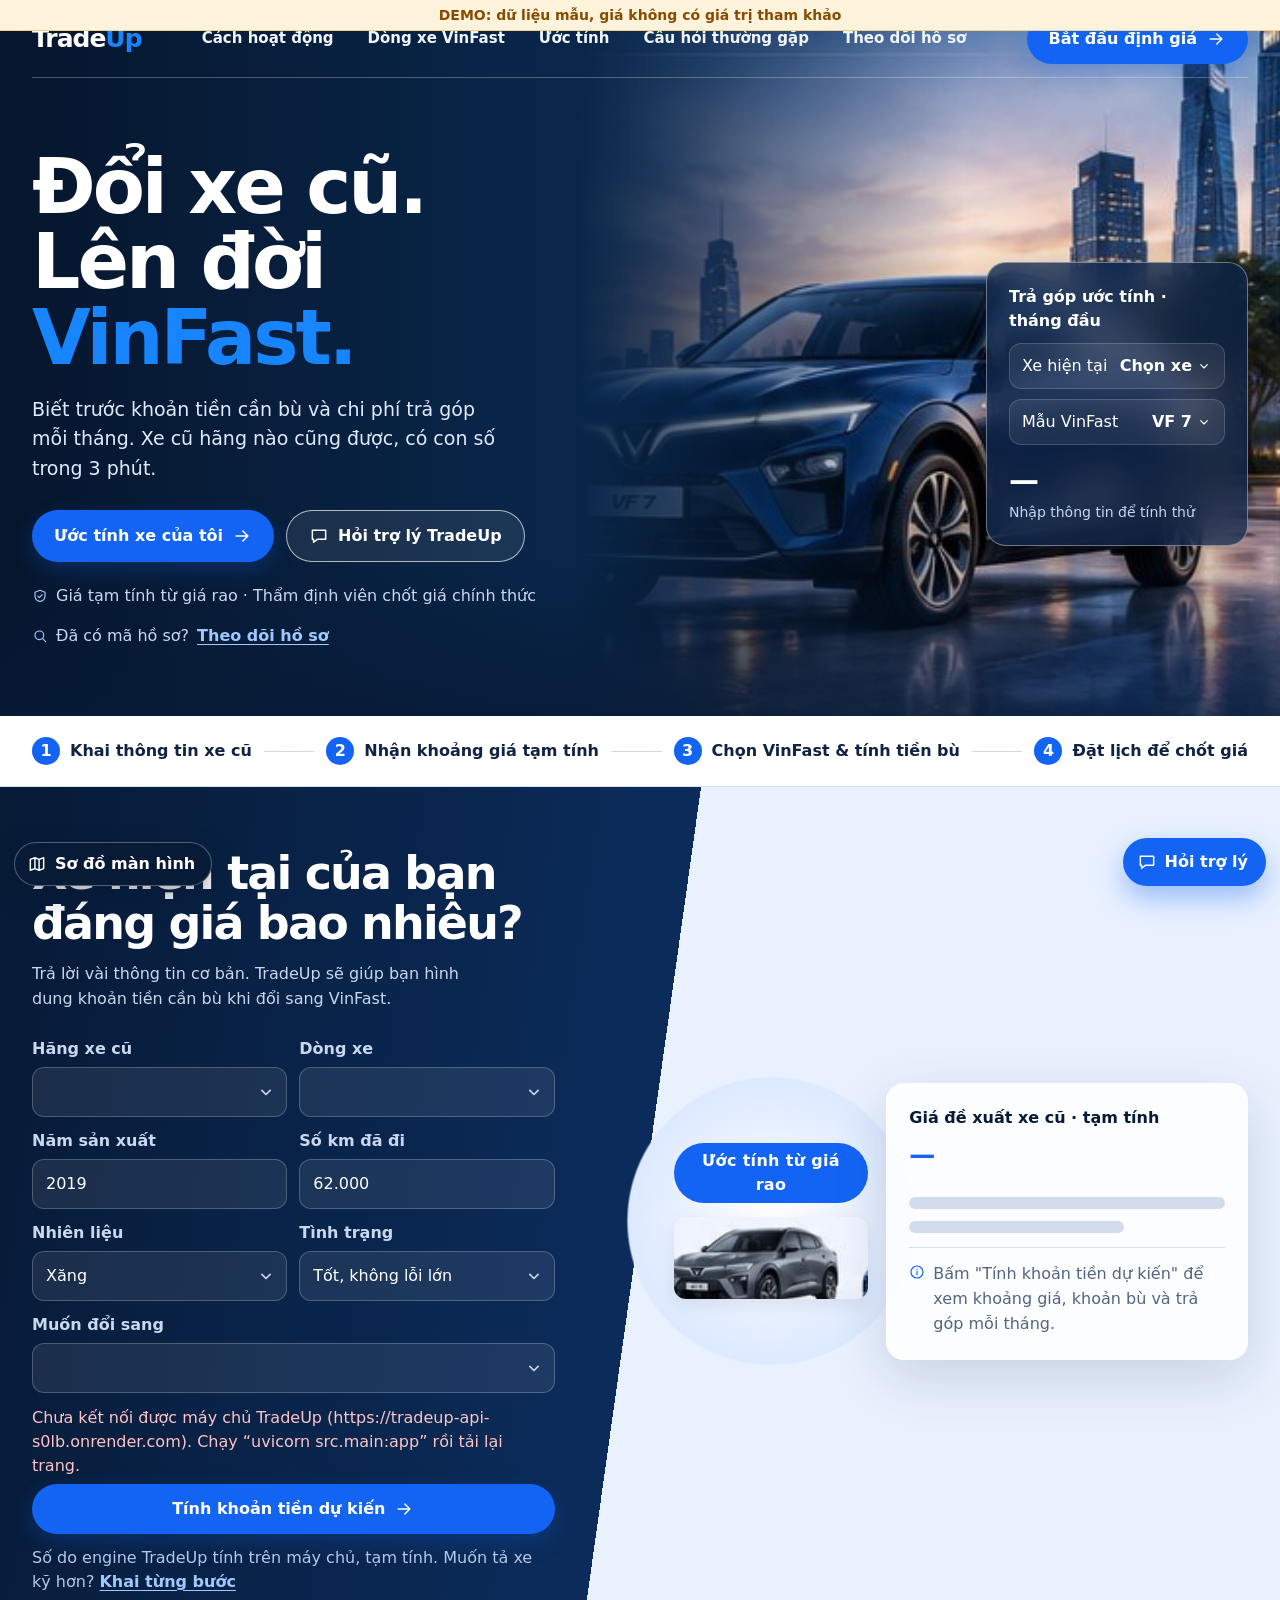
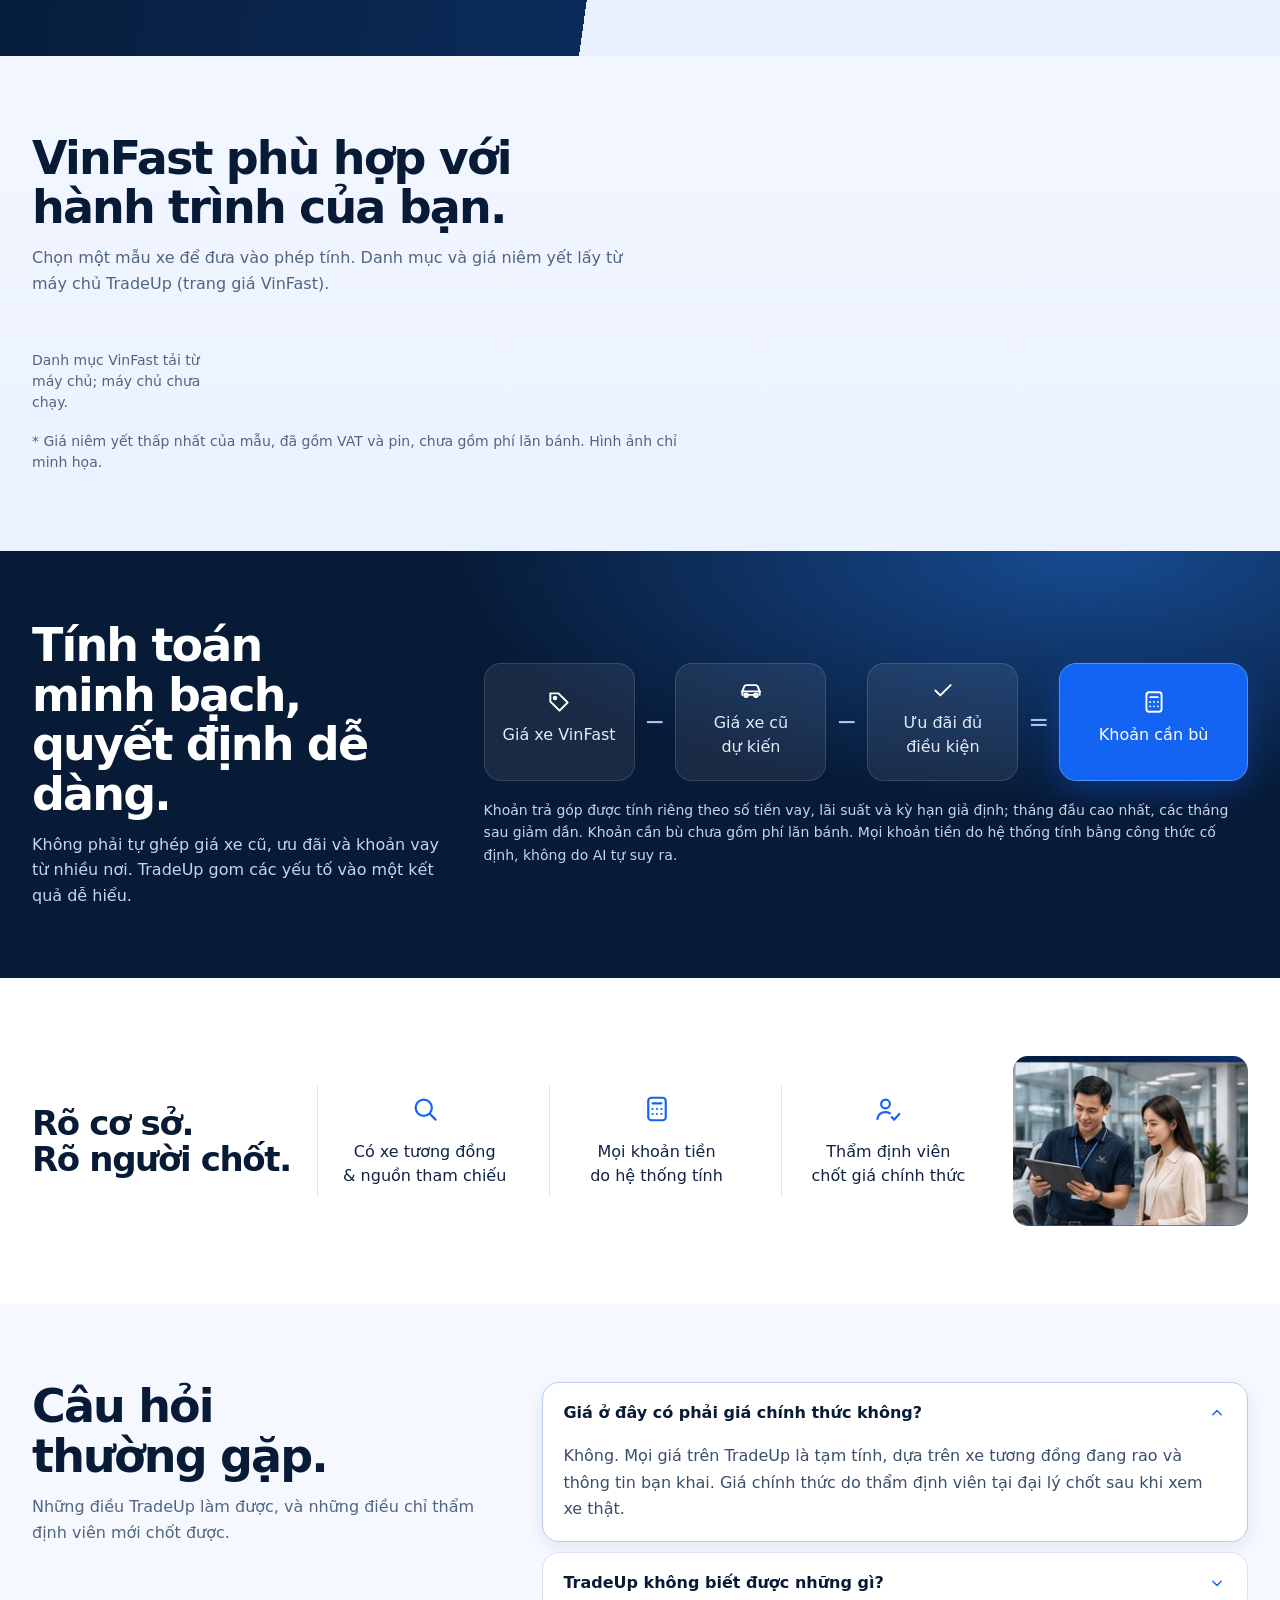
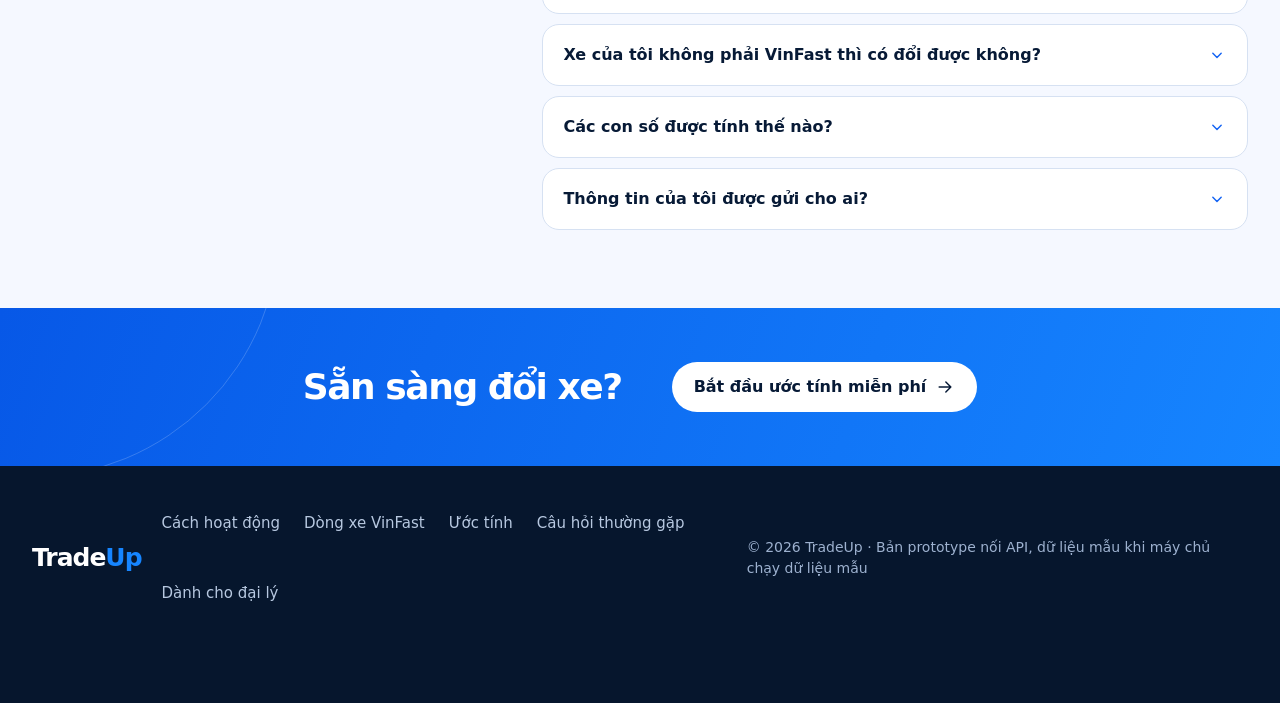
<file: index.html>
<!DOCTYPE html>
<html lang="vi">
<head>
<meta charset="UTF-8">
<meta name="viewport" content="width=device-width, initial-scale=1.0">
<meta name="theme-color" content="#071a36">
<meta name="description" content="TradeUp: biết trước khoảng giá xe cũ, khoản tiền cần bù và trả góp mỗi tháng khi đổi sang VinFast. Giá tạm tính, đại lý chốt giá chính thức.">
<title>TradeUp — Đổi xe cũ, lên đời VinFast</title>
<link rel="preload" as="image" href="assets/img/hero.jpg">
<link rel="stylesheet" href="assets/css/base.css?v=g2-1b">
</head>
<body>
<header class="topbar">
  <div class="container nav">
    <a class="logo" href="#home" aria-label="TradeUp, về đầu trang">Trade<span>Up</span></a>
    <nav class="navlinks" id="navlinks" aria-label="Điều hướng chính">
      <a href="#how">Cách hoạt động</a><a href="#models">Dòng xe VinFast</a>
      <a href="#estimate">Ước tính</a><a href="#faq">Câu hỏi thường gặp</a>
      <a href="flow.html#/track">Theo dõi hồ sơ</a>
    </nav>
    <a class="btn" href="#estimate">Bắt đầu định giá <svg class="ic" aria-hidden="true"><use href="#i-arrow"/></svg></a>
    <button class="iconbtn nav-menu" type="button" id="navMenu" aria-expanded="false" aria-controls="navlinks" aria-label="Mở menu"><svg class="ic" aria-hidden="true"><use href="#i-menu"/></svg></button>
  </div>
</header>

<main>
<section class="hero" id="home">
  <div class="hero-photo" role="img" aria-label="VinFast VF 7 màu xanh đậm trên phố đêm"></div>
  <div class="container hero-content">
    <div>
      <h1>Đổi xe cũ.<br>Lên đời <em>VinFast.</em></h1>
      <p class="hero-lead">Biết trước khoản tiền cần bù và chi phí trả góp mỗi tháng. Xe cũ hãng nào cũng được, có con số trong 3 phút.</p>
      <div class="hero-actions">
        <a class="btn" href="#estimate">Ước tính xe của tôi <svg class="ic" aria-hidden="true"><use href="#i-arrow"/></svg></a>
        <button class="btn ghost" type="button" id="heroChat"><svg class="ic" aria-hidden="true"><use href="#i-chat"/></svg>Hỏi trợ lý TradeUp</button>
      </div>
      <div class="hero-meta">
        <span><svg class="ic" aria-hidden="true"><use href="#i-shield"/></svg>Giá tạm tính từ giá rao · Thẩm định viên chốt giá chính thức</span>
        <span><svg class="ic" aria-hidden="true"><use href="#i-search"/></svg>Đã có mã hồ sơ? <a class="link" href="flow.html#/track">Theo dõi hồ sơ</a></span>
      </div>
    </div>
    <div class="hero-visual">
      <aside class="hero-card" aria-label="Khoản trả góp ước tính, tháng đầu">
        <strong>Trả góp ước tính · tháng đầu</strong>
        <a class="field" href="#estimate"><span>Xe hiện tại</span><b id="heroCar">Chọn xe <svg class="ic" aria-hidden="true"><use href="#i-chevron"/></svg></b></a>
        <a class="field" href="#models"><span>Mẫu VinFast</span><b><span id="heroModel">VF 7</span> <svg class="ic" aria-hidden="true"><use href="#i-chevron"/></svg></b></a>
        <div class="amount" id="heroMonthly" aria-live="polite">—</div>
        <small id="heroHint">Nhập thông tin để tính thử</small>
      </aside>
    </div>
  </div>
</section>

<section class="steps" id="how" aria-label="Cách hoạt động">
  <ol class="container step-row">
    <li class="step"><b>1</b>Khai thông tin xe cũ</li><li class="step-line" aria-hidden="true"></li>
    <li class="step"><b>2</b>Nhận khoảng giá tạm tính</li><li class="step-line" aria-hidden="true"></li>
    <li class="step"><b>3</b>Chọn VinFast &amp; tính tiền bù</li><li class="step-line" aria-hidden="true"></li>
    <li class="step"><b>4</b>Đặt lịch để chốt giá</li>
  </ol>
</section>

<section class="valuation" id="estimate">
  <div class="container val-grid">
    <div class="val-form on-dark">
      <h2 class="display">Xe hiện tại của bạn<br>đáng giá bao nhiêu?</h2>
      <p>Trả lời vài thông tin cơ bản. TradeUp sẽ giúp bạn hình dung khoản tiền cần bù khi đổi sang VinFast.</p>
      <form id="tradeForm" novalidate>
        <div class="form-grid">
          <label>Hãng xe cũ<select class="control" id="brand"></select></label>
          <label>Dòng xe<select class="control" id="model"></select></label>
          <label>Năm sản xuất<input class="control num" id="year" type="number" inputmode="numeric" min="1990" max="2026" value="2019" required></label>
          <label>Số km đã đi<input class="control num" id="km" type="text" inputmode="numeric" value="62.000" autocomplete="off" required></label>
          <label>Nhiên liệu<select class="control" id="fuel"><option value="xang">Xăng</option></select></label>
          <label>Tình trạng<select class="control" id="condition"><option value="good">Tốt, không lỗi lớn</option><option value="normal">Đã qua sử dụng, từng va chạm nhẹ</option><option value="rough">Có hư hỏng cần kiểm tra</option></select></label>
          <label class="full">Muốn đổi sang<select class="control" id="target"></select></label>
        </div>
        <div class="form-error" id="formError" role="alert"></div>
        <button class="btn block" type="submit">Tính khoản tiền dự kiến <svg class="ic" aria-hidden="true"><use href="#i-arrow"/></svg></button>
        <p class="form-hint" id="formHint">Số do engine TradeUp tính trên máy chủ, tạm tính. Muốn tả xe kỹ hơn? <a class="link" href="flow.html#/intake">Khai từng bước</a></p>
      </form>
    </div>
    <div class="val-preview">
      <div class="car-stage">
        <span class="pill">Ước tính từ giá rao</span>
        <img src="assets/img/used-car.jpg" width="125" height="82" alt="Hình minh họa xe đã qua sử dụng">
      </div>
      <div class="result-card" id="resultCard" aria-live="polite">
        <h3>Giá đề xuất xe cũ · tạm tính</h3>
        <div id="resultBody">
          <div class="big">—</div>
          <div class="skeleton" style="margin:22px 0 12px"></div>
          <div class="skeleton" style="width:68%"></div>
          <div class="info"><svg class="ic" aria-hidden="true"><use href="#i-info"/></svg><span>Bấm "Tính khoản tiền dự kiến" để xem khoảng giá, khoản bù và trả góp mỗi tháng.</span></div>
        </div>
      </div>
    </div>
  </div>
</section>

<section class="models" id="models">
  <div class="container">
    <div class="section-head">
      <h2 class="display">VinFast phù hợp với<br>hành trình của bạn.</h2>
      <p>Chọn một mẫu xe để đưa vào phép tính. Danh mục và giá niêm yết lấy từ máy chủ TradeUp (trang giá VinFast).</p>
    </div>
    <div class="model-grid" id="modelGrid"></div>
    <p class="model-note">* Giá niêm yết thấp nhất của mẫu, đã gồm VAT và pin, chưa gồm phí lăn bánh. Hình ảnh chỉ minh họa.</p>
  </div>
</section>

<section class="calc-band on-dark" aria-labelledby="calcTitle">
  <div class="container calc-grid">
    <div>
      <h2 class="display" id="calcTitle">Tính toán minh bạch,<br>quyết định dễ dàng.</h2>
      <p>Không phải tự ghép giá xe cũ, ưu đãi và khoản vay từ nhiều nơi. TradeUp gom các yếu tố vào một kết quả dễ hiểu.</p>
    </div>
    <div>
      <div class="equation">
        <div class="eq-item"><svg class="ic" aria-hidden="true"><use href="#i-tag"/></svg>Giá xe VinFast<span class="v" id="eqList"></span></div><div class="operator" aria-hidden="true">−</div>
        <div class="eq-item"><svg class="ic" aria-hidden="true"><use href="#i-car"/></svg>Giá xe cũ dự kiến<span class="v" id="eqUsed"></span></div><div class="operator op-2" aria-hidden="true">−</div>
        <div class="eq-item"><svg class="ic" aria-hidden="true"><use href="#i-check"/></svg>Ưu đãi đủ điều kiện<span class="v" id="eqPromo"></span></div><div class="operator" aria-hidden="true">=</div>
        <div class="eq-item result"><svg class="ic" aria-hidden="true"><use href="#i-calc"/></svg>Khoản cần bù<span class="v" id="eqTop"></span></div>
      </div>
      <p class="calc-note">Khoản trả góp được tính riêng theo số tiền vay, lãi suất và kỳ hạn giả định; tháng đầu cao nhất, các tháng sau giảm dần. Khoản cần bù chưa gồm phí lăn bánh. Mọi khoản tiền do hệ thống tính bằng công thức cố định, không do AI tự suy ra.</p>
    </div>
  </div>
</section>

<section class="trust" aria-labelledby="trustTitle">
  <div class="container trust-grid">
    <div class="trust-title"><h2 class="display" id="trustTitle">Rõ cơ sở.<br>Rõ người chốt.</h2></div>
    <div class="trust-item"><svg class="ic" aria-hidden="true"><use href="#i-search"/></svg><p>Có xe tương đồng<br>&amp; nguồn tham chiếu</p></div>
    <div class="trust-item"><svg class="ic" aria-hidden="true"><use href="#i-calc"/></svg><p>Mọi khoản tiền<br>do hệ thống tính</p></div>
    <div class="trust-item"><svg class="ic" aria-hidden="true"><use href="#i-usercheck"/></svg><p>Thẩm định viên<br>chốt giá chính thức</p></div>
    <img class="dealer-img" src="assets/img/dealer.jpg" width="434" height="187" loading="lazy" alt="Tư vấn viên trao đổi với khách hàng tại đại lý">
  </div>
</section>

<section class="faq" id="faq" aria-labelledby="faqTitle">
  <div class="container faq-grid">
    <div class="section-head">
      <h2 class="display" id="faqTitle">Câu hỏi<br>thường gặp.</h2>
      <p>Những điều TradeUp làm được, và những điều chỉ thẩm định viên mới chốt được.</p>
    </div>
    <div class="faq-list">
      <details open><summary>Giá ở đây có phải giá chính thức không?<svg class="ic" aria-hidden="true"><use href="#i-chevron"/></svg></summary><p>Không. Mọi giá trên TradeUp là tạm tính, dựa trên xe tương đồng đang rao và thông tin bạn khai. Giá chính thức do thẩm định viên tại đại lý chốt sau khi xem xe thật.</p></details>
      <details><summary>TradeUp không biết được những gì?<svg class="ic" aria-hidden="true"><use href="#i-chevron"/></svg></summary><p>Hệ thống không thấy được máy, gầm và giấy tờ xe, và chưa tính tình trạng xe vào giá. Lãi suất là giả định của nhóm (dữ liệu cũ, luôn kèm cảnh báo). Ưu đãi có thể thay đổi theo đợt và do đại lý xác nhận lần cuối.</p></details>
      <details><summary>Xe của tôi không phải VinFast thì có đổi được không?<svg class="ic" aria-hidden="true"><use href="#i-chevron"/></svg></summary><p>Được. TradeUp nhận xe cũ của mọi hãng, xăng hay điện. Xe mới thì chỉ tính cho các mẫu VinFast.</p></details>
      <details><summary>Các con số được tính thế nào?<svg class="ic" aria-hidden="true"><use href="#i-chevron"/></svg></summary><p>Khoản cần bù bằng giá xe VinFast trừ ưu đãi đủ điều kiện, trừ giá xe cũ tạm tính. Mỗi con số bấm vào được để xem nguồn và ngày dữ liệu. Tiền do công thức cố định tính, trợ lý AI chỉ giúp hiểu thông tin bạn nhập và giải thích kết quả.</p></details>
      <details><summary>Thông tin của tôi được gửi cho ai?<svg class="ic" aria-hidden="true"><use href="#i-chevron"/></svg></summary><p>Chỉ khi bạn bấm xác nhận gửi hồ sơ, thông tin xe, khoảng giá tạm tính, họ tên và số điện thoại mới được gửi cho đại lý bạn chọn. Lịch sử trò chuyện không được gửi.</p></details>
    </div>
  </div>
</section>

<section class="cta">
  <div class="container cta-inner"><h2>Sẵn sàng đổi xe?</h2><a class="btn light" href="#estimate">Bắt đầu ước tính miễn phí <svg class="ic" aria-hidden="true"><use href="#i-arrow"/></svg></a></div>
</section>
</main>

<footer class="footer">
  <div class="container footer-row">
    <a class="logo" href="#home">Trade<span>Up</span></a>
    <div class="footer-links"><a href="#how">Cách hoạt động</a><a href="#models">Dòng xe VinFast</a><a href="#estimate">Ước tính</a><a href="#faq">Câu hỏi thường gặp</a><a href="dealer.html">Dành cho đại lý</a></div>
    <small>© 2026 TradeUp · Bản prototype nối API, dữ liệu mẫu khi máy chủ chạy dữ liệu mẫu</small>
  </div>
</footer>

<script src="assets/js/config.js"></script>
<script src="assets/js/data.js?v=g2-1b"></script>
<script src="assets/js/store.js?v=g2-1b"></script>
<script src="assets/js/ui.js?v=g2-1b"></script>
<script src="assets/js/chat.js?v=g2-1b"></script>
<script src="assets/js/landing.js?v=g2-1b"></script>
</body>
</html>
</file>
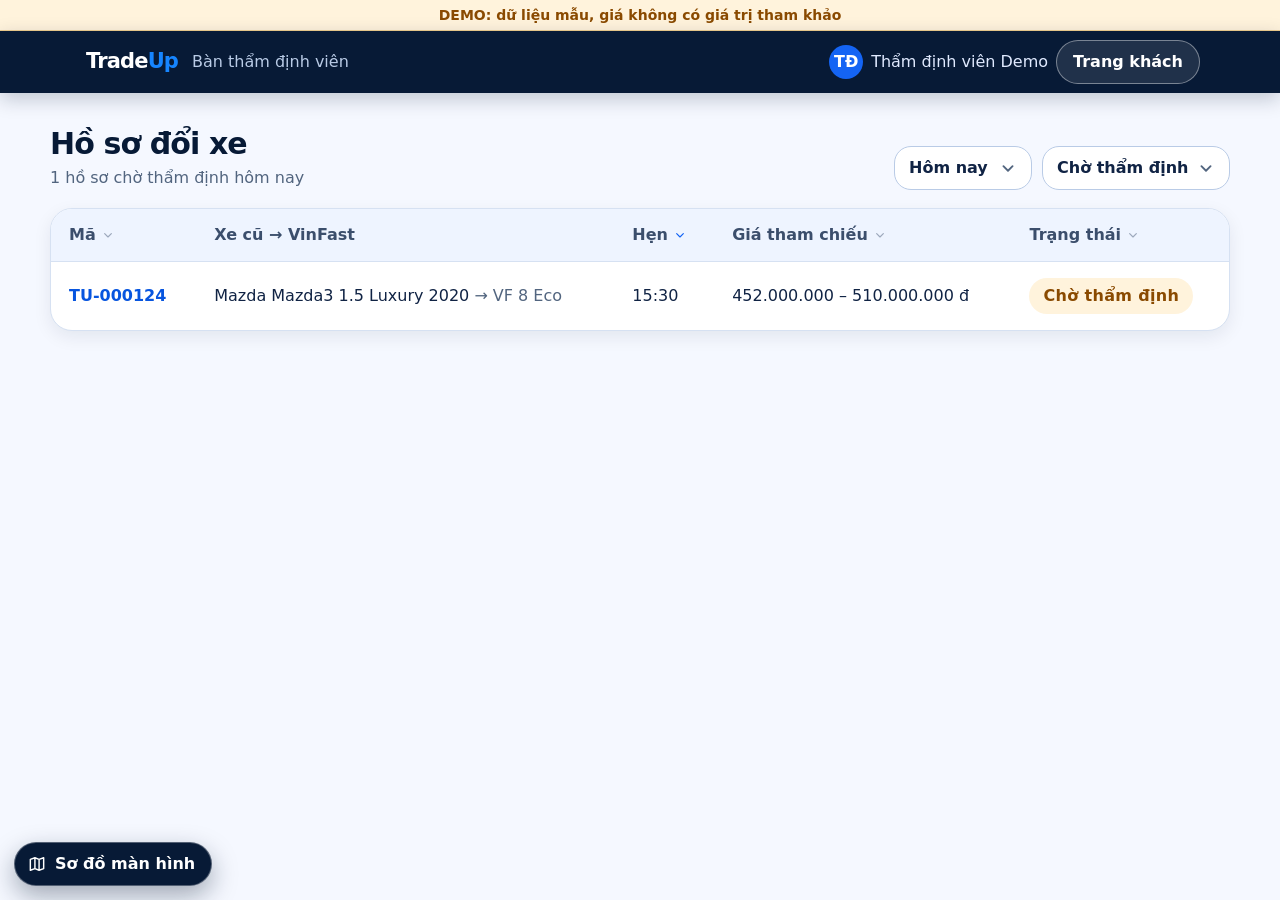
<file: dealer.html>
<!DOCTYPE html>
<html lang="vi">
<head>
<meta charset="UTF-8">
<meta name="viewport" content="width=device-width, initial-scale=1.0">
<meta name="theme-color" content="#071a36">
<title>TradeUp — Bàn thẩm định viên</title>
<link rel="stylesheet" href="assets/css/base.css?v=g2-1b">
<link rel="stylesheet" href="assets/css/app.css?v=g2-1b">
</head>
<body class="app-body">
<header class="appbar">
  <div class="appbar-in">
    <a class="logo" href="dealer.html#/" aria-label="TradeUp, danh sách hồ sơ">Trade<span>Up</span></a>
    <div class="appbar-title"><small>Bàn thẩm định viên</small></div>
    <span class="who"><i aria-hidden="true">TĐ</i><span>Thẩm định viên Demo</span></span>
    <a class="btn sm" href="index.html">Trang khách</a>
  </div>
</header>
<main class="desk" id="view" tabindex="-1"></main>
<dialog class="sheet" id="sheet"></dialog>
<noscript><p style="padding:24px">Bản thử này cần bật JavaScript.</p></noscript>
<script src="assets/js/config.js"></script>
<script src="assets/js/data.js?v=g2-1b"></script>
<script src="assets/js/store.js?v=g2-1b"></script>
<script src="assets/js/ui.js?v=g2-1b"></script>
<script src="assets/js/dealer.js?v=g2-1b"></script>
</body>
</html>
</file>
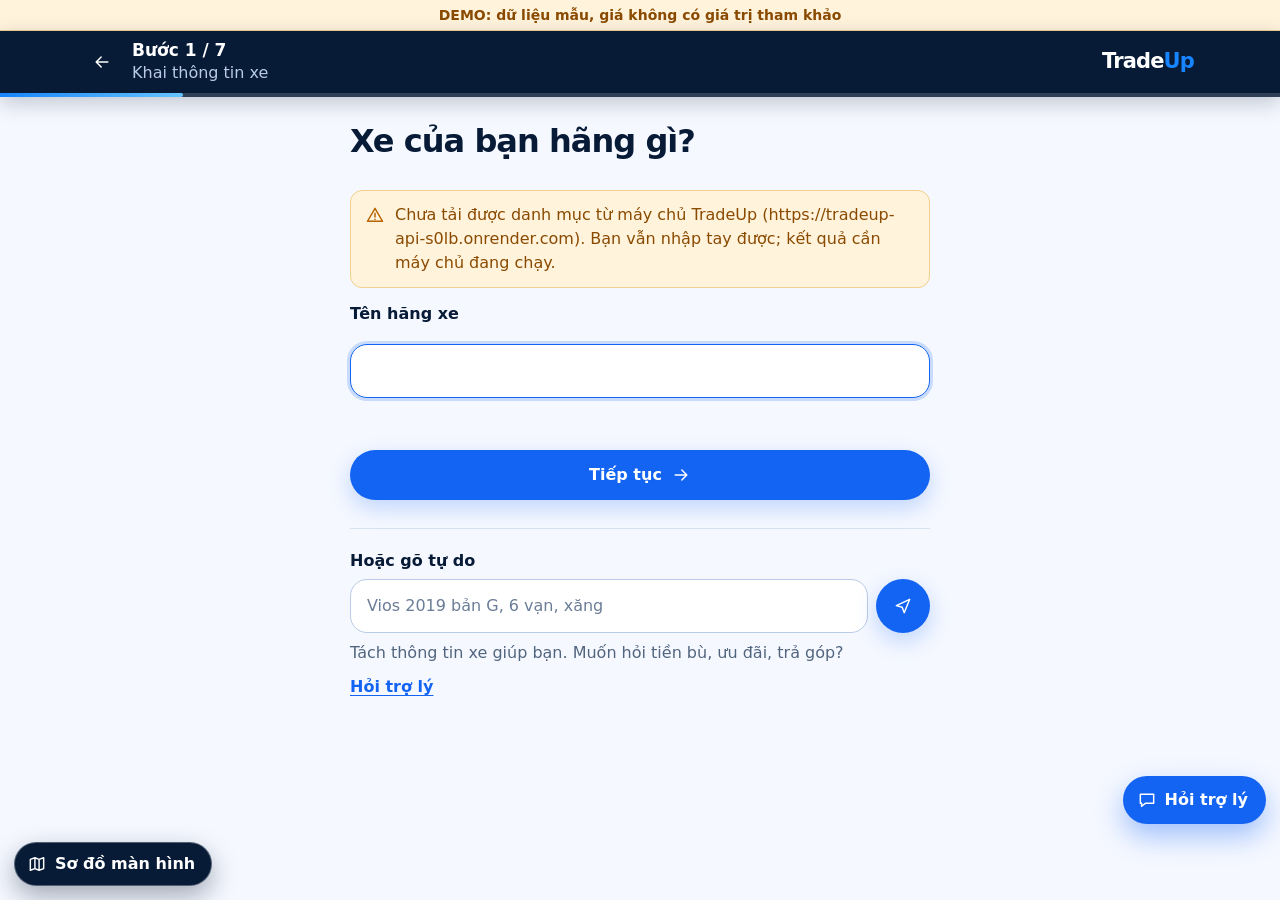
<file: flow.html>
<!DOCTYPE html>
<html lang="vi">
<head>
<meta charset="UTF-8">
<meta name="viewport" content="width=device-width, initial-scale=1.0, viewport-fit=cover">
<meta name="theme-color" content="#071a36">
<title>TradeUp — Ước tính đổi xe</title>
<link rel="stylesheet" href="assets/css/base.css?v=g2-1b">
<link rel="stylesheet" href="assets/css/app.css?v=g2-1b">
</head>
<body class="app-body">
<header class="appbar">
  <div class="appbar-in">
    <button class="iconbtn" type="button" id="barBack" aria-label="Quay lại"><svg class="ic" aria-hidden="true"><use href="#i-back"/></svg></button>
    <div class="appbar-title"><strong id="barTitle">TradeUp</strong><small id="barSub"></small></div>
    <span id="barAction"></span>
    <a class="logo" href="index.html" aria-label="TradeUp, về trang chủ">Trade<span>Up</span></a>
  </div>
  <div class="progress" id="barProgress" hidden><i style="width:0"></i></div>
</header>
<main class="app" id="view" tabindex="-1"></main>
<dialog class="sheet" id="sheet"></dialog>
<input type="file" id="filePick" accept="image/*" capture="environment" hidden>
<noscript><p style="padding:24px">Bản thử này cần bật JavaScript.</p></noscript>
<script src="assets/js/config.js"></script>
<script src="assets/js/data.js?v=g2-1b"></script>
<script src="assets/js/store.js?v=g2-1b"></script>
<script src="assets/js/ui.js?v=g2-1b"></script>
<script src="assets/js/chat.js?v=g2-1b"></script>
<script src="assets/js/flow.js?v=g2-1b"></script>
</body>
</html>
</file>
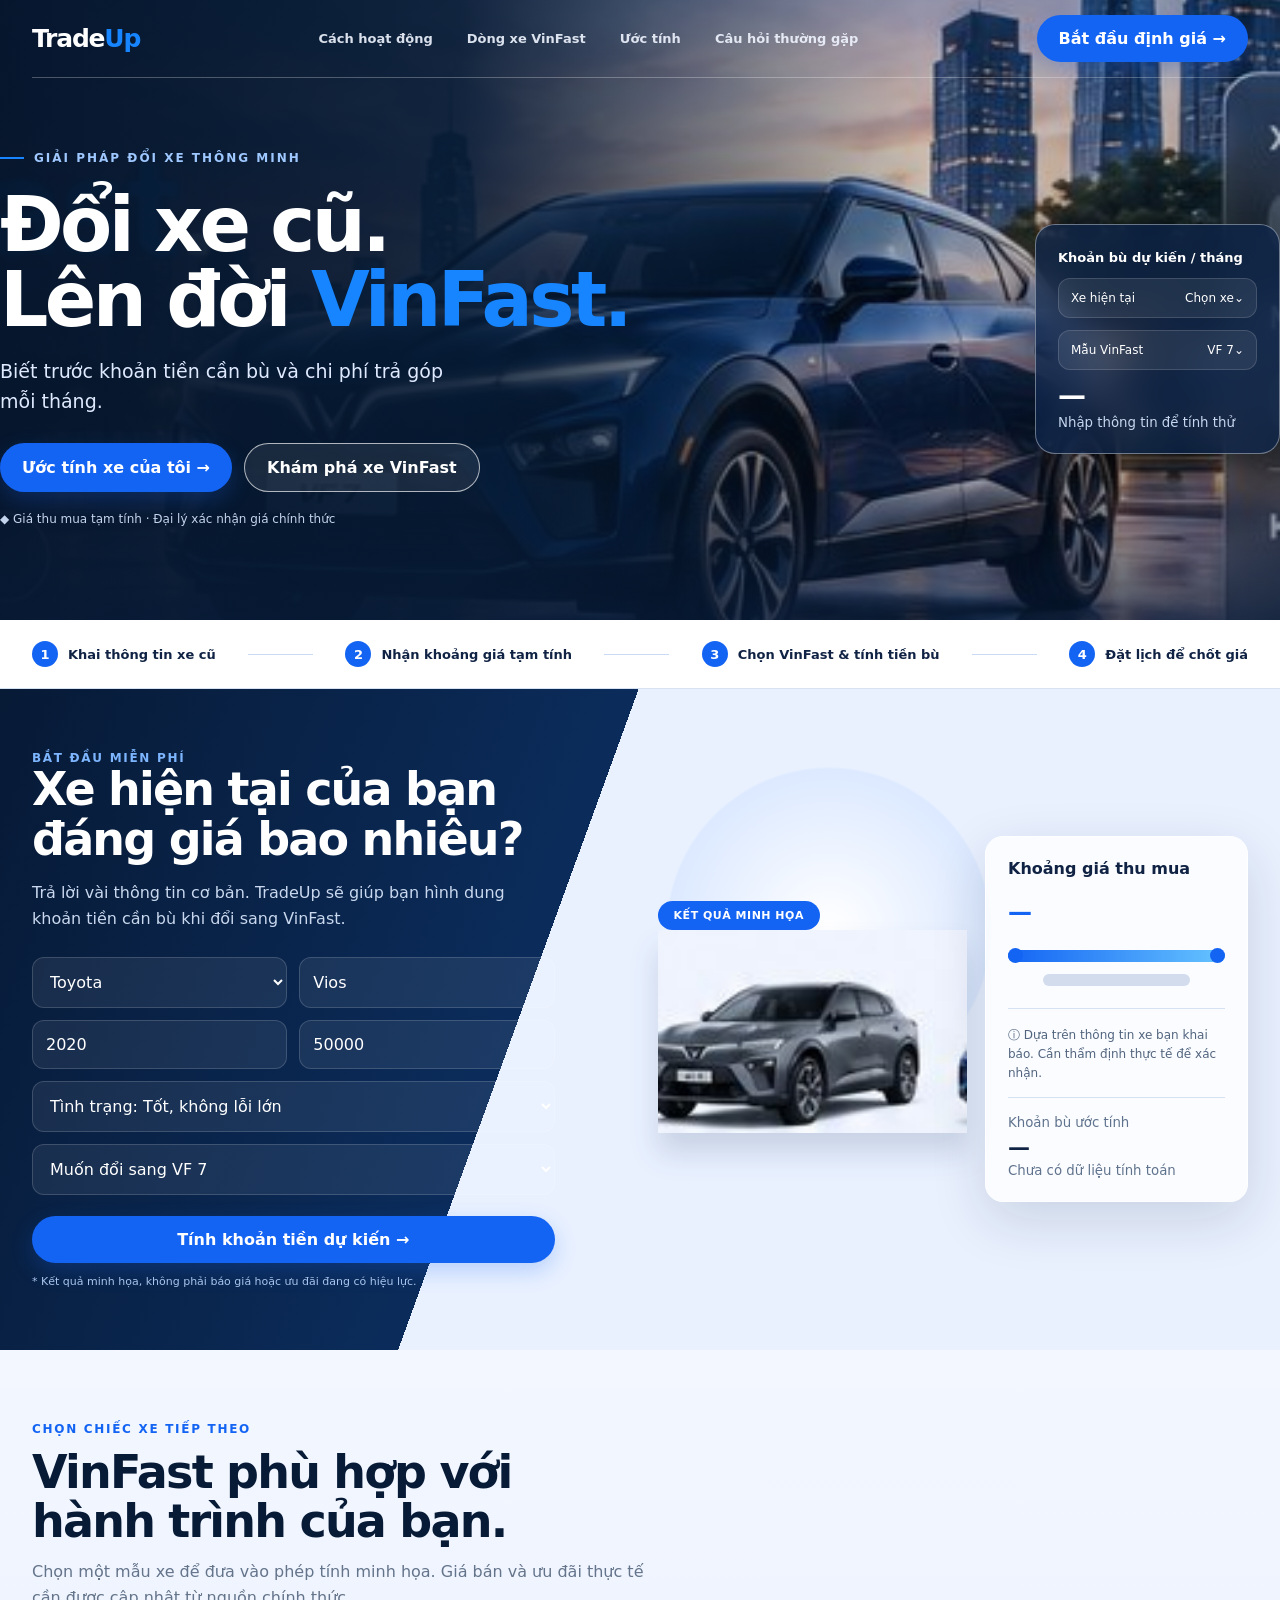
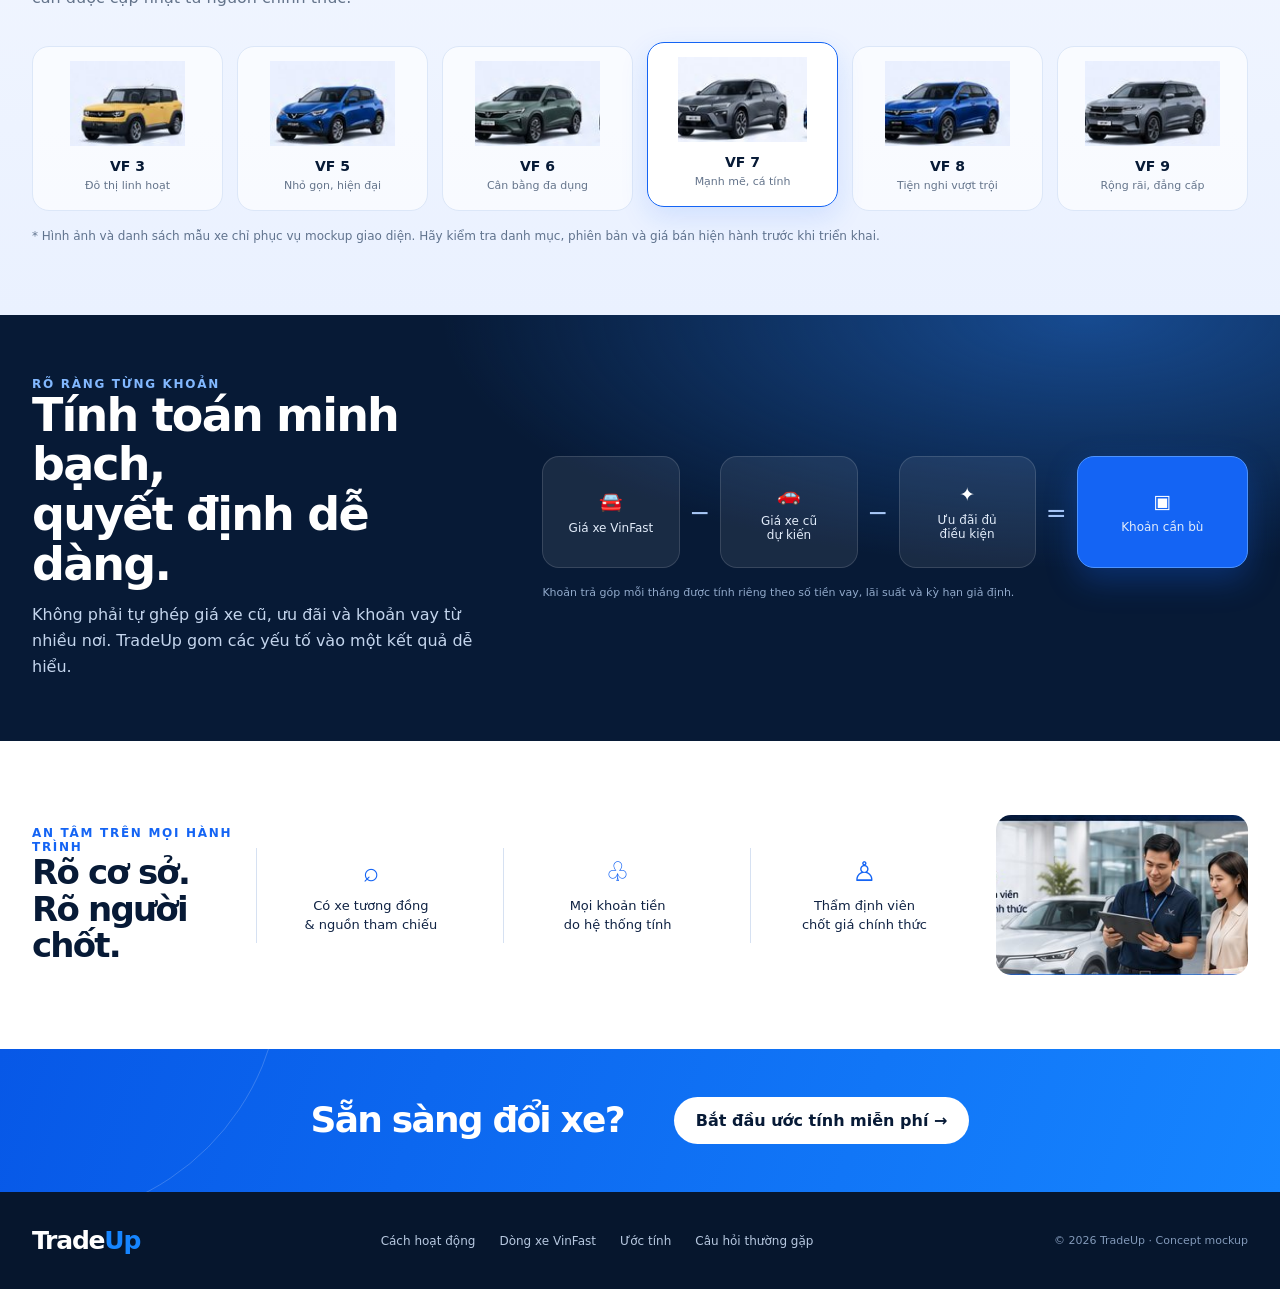
<file: tradeup-landing-page.html>
<!DOCTYPE html>
<html lang="vi">
<head>
<meta charset="UTF-8">
<meta name="viewport" content="width=device-width, initial-scale=1.0">
<meta name="theme-color" content="#071a36">
<title>TradeUp — Đổi xe cũ, lên đời VinFast</title>
<style>
:root{
  --blue:#1464F4; --blue2:#1685ff; --navy:#071a36; --navy2:#0d2a52;
  --ink:#102344; --muted:#64748b; --ice:#eef4ff; --line:#d6e1f2;
  --white:#fff; --radius:22px; --shadow:0 18px 55px rgba(7,26,54,.14);
  --max:1240px;
}
*{box-sizing:border-box}
html{scroll-behavior:smooth}
body{margin:0;font-family:Inter,ui-sans-serif,system-ui,-apple-system,"Segoe UI",sans-serif;color:var(--ink);background:#f5f8ff}
a{color:inherit;text-decoration:none}
button,input,select{font:inherit}
button{cursor:pointer}
.container{width:min(var(--max),calc(100% - 64px));margin:auto}
.topbar{position:absolute;z-index:5;left:0;right:0;top:0;color:white}
.nav{height:78px;display:flex;align-items:center;justify-content:space-between;border-bottom:1px solid #ffffff45}
.logo{font-size:25px;font-weight:850;letter-spacing:-1.2px}.logo span{color:#1685ff}
.navlinks{display:flex;gap:34px;font-size:13px;font-weight:650;color:#f0f5ff}
.navlinks a{opacity:.9}.navlinks a:hover{opacity:1;color:#8fc1ff}
.btn{border:0;border-radius:999px;padding:14px 22px;background:var(--blue);color:white;font-weight:750;display:inline-flex;align-items:center;justify-content:center;gap:9px;transition:.2s;box-shadow:0 8px 22px #1464f43d}
.btn:hover{transform:translateY(-2px);background:#0755df}
.btn.ghost{background:#ffffff14;border:1px solid #ffffffa8;box-shadow:none;color:white}
.btn.light{background:white;color:var(--navy);box-shadow:none}
.hero{min-height:620px;color:white;position:relative;overflow:hidden;background:linear-gradient(90deg,#06162d 0%,#09264a 43%,#0a2544 100%);display:flex;align-items:center;padding:115px 0 58px}
.hero:before{content:"";position:absolute;inset:0;background:linear-gradient(90deg,#06162df5 0%,#061a33e8 36%,#071a3630 72%,#071a3640 100%),url("[data-uri]") center 48%/cover no-repeat;opacity:.98}
.hero:after{content:"";position:absolute;inset:auto 0 0;height:150px;background:linear-gradient(transparent,#071a36a8)}
.hero-content{position:relative;z-index:1;width:100%;display:grid;grid-template-columns:1.05fr .95fr;align-items:center;gap:24px}
.eyebrow{font-size:12px;letter-spacing:2px;text-transform:uppercase;color:#9ec8ff;font-weight:800;display:flex;align-items:center;gap:10px}
.eyebrow:before{content:"";width:24px;height:2px;background:#1685ff}
h1{font-size:clamp(44px,6vw,76px);line-height:.99;letter-spacing:-3.6px;margin:22px 0 20px;max-width:650px}
h1 em{font-style:normal;color:#1685ff}
.hero p{font-size:19px;line-height:1.55;color:#e0eaff;max-width:480px;margin:0 0 27px}
.hero-actions{display:flex;gap:12px;flex-wrap:wrap}
.disclaimer{margin-top:20px;color:#c4d4ec;font-size:12px;display:flex;gap:9px;align-items:center}
.hero-visual{min-height:360px;position:relative}
.hero-card{position:absolute;right:0;top:50%;transform:translateY(-50%);width:245px;padding:22px;border:1px solid #ffffff62;background:#0b2449bd;backdrop-filter:blur(16px);border-radius:20px;box-shadow:0 18px 60px #0005}
.hero-card strong{font-size:13px}.hero-card .field{margin-top:12px}
.field{background:#ffffff13;border:1px solid #ffffff25;border-radius:12px;padding:12px;color:white;display:flex;justify-content:space-between;gap:10px;font-size:12px}
.hero-card .amount{font-size:28px;font-weight:850;margin-top:9px;color:#fff}
.steps{background:#fff;border-bottom:1px solid var(--line);padding:21px 0}
.step-row{display:flex;align-items:center;justify-content:space-between;gap:12px}
.step{display:flex;align-items:center;gap:10px;font-size:13px;font-weight:750}
.step b{width:26px;height:26px;border-radius:50%;display:grid;place-items:center;background:var(--blue);color:white}
.step-line{height:1px;flex:1;background:#cbdaf4;max-width:65px}
.section{padding:86px 0}
.section-head{max-width:620px;margin-bottom:34px}
.kicker{font-size:12px;color:var(--blue);font-weight:850;letter-spacing:1.7px;text-transform:uppercase}
h2{font-size:clamp(30px,4vw,46px);line-height:1.08;letter-spacing:-1.8px;margin:12px 0;color:var(--navy)}
.section-head p{color:var(--muted);line-height:1.65;margin:0}
.valuation{padding:0;background:linear-gradient(110deg,var(--navy) 0%,#0b2c5b 42%,#e9f1ff 42%,#e9f1ff 100%);overflow:hidden}
.val-grid{display:grid;grid-template-columns:.95fr 1.05fr;min-height:440px;align-items:stretch}
.val-form{padding:62px 55px 62px 0;color:white}
.val-form h2{color:white;margin-top:0}.val-form p{color:#c9d8ee;line-height:1.6}
.form-grid{display:grid;grid-template-columns:1fr 1fr;gap:12px;margin:25px 0 13px}
.control{width:100%;border:1px solid #ffffff28;border-radius:12px;padding:14px 13px;background:#ffffff12;color:white;outline:none}
.control:focus{border-color:#70a8ff;box-shadow:0 0 0 3px #1464f433}
.control option{color:#102344;background:white}
.control.full{grid-column:1/-1}
.val-form .btn{width:100%;margin-top:8px}
.val-preview{padding:54px 0 54px 48px;display:grid;grid-template-columns:1fr .85fr;gap:18px;align-items:center;position:relative}
.val-preview:before{content:"";position:absolute;width:350px;height:350px;border-radius:50%;background:radial-gradient(circle,#fff 0%,#dce9ff 65%,transparent 66%);left:7%;top:10%}
.car-stage{position:relative;z-index:1}
.car-stage img{width:100%;mix-blend-mode:multiply;filter:drop-shadow(0 20px 14px #17345a28)}
.temp-pill{display:inline-block;background:var(--blue);color:white;padding:8px 16px;border-radius:99px;font-size:11px;font-weight:850;letter-spacing:.5px}
.result-card{position:relative;z-index:1;background:#ffffffc9;border:1px solid #fff;border-radius:18px;padding:22px;box-shadow:var(--shadow)}
.result-card h3{font-size:16px;margin:0 0 20px}
.range{height:12px;border-radius:20px;background:linear-gradient(90deg,#1464f4,#66c4ff);position:relative;margin:24px 0 12px}
.range:before,.range:after{content:"";position:absolute;width:15px;height:15px;border-radius:50%;background:var(--blue);top:-2px}
.range:before{left:0}.range:after{right:0}
.skeleton{height:12px;width:68%;margin:0 auto 22px;background:#d2dcec;border-radius:20px}
.info{border-top:1px solid var(--line);padding-top:17px;font-size:12px;line-height:1.55;color:#52657f}
.models{background:linear-gradient(180deg,#f3f7ff,#eaf1ff);padding:72px 0}
.model-grid{display:grid;grid-template-columns:repeat(6,1fr);gap:14px}
.model{background:#ffffffa8;border:1px solid #dce7f8;border-radius:17px;padding:14px 10px 17px;text-align:center;transition:.2s;cursor:pointer}
.model:hover,.model.active{border-color:var(--blue);box-shadow:0 10px 28px #1464f421;transform:translateY(-4px);background:white}
.model img{width:100%;height:85px;object-fit:contain;mix-blend-mode:multiply}
.model strong{display:block;margin-top:8px;color:var(--navy);font-size:14px}
.model small{color:var(--muted);font-size:11px}
.model-note{margin-top:18px;color:#60738e;font-size:12px}
.calc-band{background:radial-gradient(ellipse at 85% 0%,#174b91 0%,transparent 42%),var(--navy);color:white;padding:62px 0}
.calc-grid{display:grid;grid-template-columns:.8fr 1.2fr;gap:40px;align-items:center}
.calc-band h2{color:white;margin:0 0 13px}.calc-band p{color:#c4d5ed;line-height:1.6;margin:0}
.equation{display:grid;grid-template-columns:1fr auto 1fr auto 1fr auto 1.25fr;gap:10px;align-items:center}
.eq-item{min-height:112px;border-radius:17px;background:#ffffff13;border:1px solid #ffffff22;display:flex;flex-direction:column;justify-content:center;align-items:center;text-align:center;padding:12px;font-size:12px;color:#e2ecfa}
.eq-item b{font-size:19px;margin-bottom:8px;color:white}.eq-item.result{background:var(--blue);border-color:#4c93ff;box-shadow:0 12px 32px #1464f44d}
.operator{font-size:25px;color:#a8c7f6}
.calc-note{font-size:11px;color:#91a9ca;margin-top:18px}
.trust{background:#fff;padding:74px 0}
.trust-grid{display:grid;grid-template-columns:.9fr 1fr 1fr 1fr 1.1fr;gap:18px;align-items:center}
.trust-title h2{font-size:34px;margin:0}
.trust-item{border-left:1px solid var(--line);padding:8px 16px;text-align:center}
.trust-item .ico{font-size:27px;color:var(--blue)}
.trust-item p{font-size:13px;line-height:1.5;margin:9px 0 0}
.dealer-img{width:100%;height:160px;object-fit:cover;border-radius:15px}
.cta{background:linear-gradient(110deg,#0758e7,#1685ff);color:white;padding:48px 0;position:relative;overflow:hidden}
.cta:before{content:"";position:absolute;width:500px;height:500px;border:1px solid #ffffff30;border-radius:50%;left:-220px;top:-330px}
.cta-inner{display:flex;align-items:center;justify-content:center;gap:50px;position:relative}
.cta h2{color:white;margin:0;font-size:36px}
.footer{background:#06162d;color:#b7c8e0;padding:34px 0}
.footer-row{display:flex;align-items:center;justify-content:space-between;gap:20px}
.footer .logo{color:white}.footer-links{display:flex;gap:24px;font-size:12px}
.footer small{font-size:11px;color:#8299b9}
.mobile-menu{display:none}
@media(max-width:900px){
 .container{width:min(100% - 40px,var(--max))}
 .navlinks{gap:16px}.hero-content{grid-template-columns:1fr .7fr}
 .hero-card{right:-10px;width:210px}.val-grid{grid-template-columns:1fr}
 .valuation{background:var(--navy)}.val-form{padding:50px 0 30px}
 .val-preview{background:#e9f1ff;margin:0 -20px;padding:35px 20px}
 .model-grid{grid-template-columns:repeat(3,1fr)}
 .calc-grid{grid-template-columns:1fr}.trust-grid{grid-template-columns:repeat(3,1fr)}
 .trust-title{grid-column:1/-1}.dealer-img{grid-column:2/4}
}
@media(max-width:620px){
 .container{width:calc(100% - 36px)}
 .nav{height:66px}.navlinks{display:none}.nav>.btn{padding:11px 14px;font-size:12px}
 .hero{min-height:690px;padding:110px 0 35px}
 .hero:before{background:linear-gradient(180deg,#06162df5 0%,#061a33ed 48%,#071a3650 100%),url("[data-uri]") 57% bottom/auto 58% no-repeat}
 .hero-content{grid-template-columns:1fr;gap:0}.hero-visual{min-height:180px}
 .hero-card{top:auto;bottom:0;right:0;transform:none;width:190px;padding:14px}
 h1{font-size:49px;letter-spacing:-2.5px;margin:18px 0}
 .hero p{font-size:16px;max-width:350px}.hero-actions .btn{font-size:13px;padding:13px 16px}
 .steps{padding:15px 0}.step-row{overflow-x:auto;justify-content:flex-start}
 .step{white-space:nowrap;font-size:11px}.step-line{min-width:18px}
 .section{padding:60px 0}.val-form{padding:43px 0 25px}
 .form-grid{grid-template-columns:1fr 1fr}.val-preview{grid-template-columns:1fr .9fr;gap:10px}
 .result-card{padding:15px}.result-card h3{font-size:13px}
 .model-grid{grid-template-columns:repeat(2,1fr)}
 .equation{grid-template-columns:1fr auto 1fr;gap:8px}
 .equation .eq-item:nth-of-type(3){grid-column:1}.equation .operator:nth-of-type(4){display:none}
 .equation .result{grid-column:1/-1;min-height:80px}
 .trust-grid{grid-template-columns:1fr 1fr}.trust-title{grid-column:1/-1}
 .trust-item{padding:8px}.dealer-img{grid-column:1/-1}
 .cta-inner{flex-direction:column;gap:20px;text-align:center}.cta h2{font-size:30px}
 .footer-row{flex-direction:column;align-items:flex-start}.footer-links{flex-wrap:wrap;gap:15px}
}
</style>
</head>
<body>
<header class="topbar">
  <div class="container nav">
    <a class="logo" href="#home">Trade<span>Up</span></a>
    <nav class="navlinks">
      <a href="#how">Cách hoạt động</a><a href="#models">Dòng xe VinFast</a>
      <a href="#estimate">Ước tính</a><a href="#faq">Câu hỏi thường gặp</a>
    </nav>
    <a class="btn" href="#estimate">Bắt đầu định giá →</a>
  </div>
</header>

<main>
<section class="hero" id="home">
  <div class="container hero-content">
    <div>
      <div class="eyebrow">Giải pháp đổi xe thông minh</div>
      <h1>Đổi xe cũ.<br>Lên đời <em>VinFast.</em></h1>
      <p>Biết trước khoản tiền cần bù và chi phí trả góp mỗi tháng.</p>
      <div class="hero-actions">
        <a class="btn" href="#estimate">Ước tính xe của tôi →</a>
        <a class="btn ghost" href="#models">Khám phá xe VinFast</a>
      </div>
      <div class="disclaimer">◆ Giá thu mua tạm tính · Đại lý xác nhận giá chính thức</div>
    </div>
    <div class="hero-visual">
      <aside class="hero-card">
        <strong>Khoản bù dự kiến / tháng</strong>
        <div class="field"><span>Xe hiện tại</span><span>Chọn xe⌄</span></div>
        <div class="field"><span>Mẫu VinFast</span><span id="heroModel">VF 7⌄</span></div>
        <div class="amount" id="heroMonthly">—</div>
        <small style="color:#c6d7ef">Nhập thông tin để tính thử</small>
      </aside>
    </div>
  </div>
</section>

<section class="steps" id="how">
 <div class="container step-row">
  <div class="step"><b>1</b>Khai thông tin xe cũ</div><div class="step-line"></div>
  <div class="step"><b>2</b>Nhận khoảng giá tạm tính</div><div class="step-line"></div>
  <div class="step"><b>3</b>Chọn VinFast & tính tiền bù</div><div class="step-line"></div>
  <div class="step"><b>4</b>Đặt lịch để chốt giá</div>
 </div>
</section>

<section class="valuation" id="estimate">
 <div class="container val-grid">
  <div class="val-form">
    <div class="kicker" style="color:#7db5ff">Bắt đầu miễn phí</div>
    <h2>Xe hiện tại của bạn<br>đáng giá bao nhiêu?</h2>
    <p>Trả lời vài thông tin cơ bản. TradeUp sẽ giúp bạn hình dung khoản tiền cần bù khi đổi sang VinFast.</p>
    <form id="tradeForm">
      <div class="form-grid">
        <select class="control" id="brand" aria-label="Hãng xe cũ">
          <option value="Toyota">Toyota</option><option value="Honda">Honda</option><option value="Hyundai">Hyundai</option><option value="Ford">Ford</option><option value="Mazda">Mazda</option><option value="Kia">Kia</option><option value="VinFast">VinFast</option><option value="Khác">Hãng khác</option>
        </select>
        <input class="control" id="model" placeholder="Dòng xe (VD: Vios)" value="Vios" required>
        <input class="control" id="year" type="number" min="1990" max="2026" value="2020" placeholder="Năm sản xuất" required>
        <input class="control" id="km" type="number" min="0" value="50000" placeholder="Số km đã đi" required>
        <select class="control full" id="condition"><option value="good">Tình trạng: Tốt, không lỗi lớn</option><option value="normal">Đã qua sử dụng, có trầy xước nhẹ</option><option value="rough">Có hư hỏng cần kiểm tra</option></select>
        <select class="control full" id="target">
          <option value="VF 3">Muốn đổi sang VF 3</option><option value="VF 5">Muốn đổi sang VF 5</option><option value="VF 6">Muốn đổi sang VF 6</option><option value="VF 7" selected>Muốn đổi sang VF 7</option><option value="VF 8">Muốn đổi sang VF 8</option><option value="VF 9">Muốn đổi sang VF 9</option>
        </select>
      </div>
      <button class="btn" type="submit">Tính khoản tiền dự kiến →</button>
      <div id="formHint" style="font-size:11px;color:#a9c5ed;margin-top:12px">* Kết quả minh họa, không phải báo giá hoặc ưu đãi đang có hiệu lực.</div>
    </form>
  </div>
  <div class="val-preview">
    <div class="car-stage">
      <span class="temp-pill">KẾT QUẢ MINH HỌA</span>
      <img src="[data-uri]" alt="Hình minh họa xe đã qua sử dụng">
    </div>
    <div class="result-card" aria-live="polite">
      <h3>Khoảng giá thu mua</h3>
      <div style="font-size:24px;font-weight:850;color:#1464f4" id="usedRange">—</div>
      <div class="range"></div><div class="skeleton"></div>
      <div class="info">ⓘ <span id="resultInfo">Dựa trên thông tin xe bạn khai báo. Cần thẩm định thực tế để xác nhận.</span></div>
      <div style="border-top:1px solid #d6e1f2;margin-top:15px;padding-top:14px">
       <small style="color:#60738e">Khoản bù ước tính</small>
       <div id="difference" style="font-size:22px;font-weight:850;color:#102344;margin-top:4px">—</div>
       <small style="color:#60738e" id="monthly">Chưa có dữ liệu tính toán</small>
      </div>
    </div>
  </div>
 </div>
</section>

<section class="models" id="models">
 <div class="container">
  <div class="section-head">
   <div class="kicker">Chọn chiếc xe tiếp theo</div>
   <h2>VinFast phù hợp với<br>hành trình của bạn.</h2>
   <p>Chọn một mẫu xe để đưa vào phép tính minh họa. Giá bán và ưu đãi thực tế cần được cập nhật từ nguồn chính thức.</p>
  </div>
  <div class="model-grid" id="modelGrid"></div>
  <div class="model-note">* Hình ảnh và danh sách mẫu xe chỉ phục vụ mockup giao diện. Hãy kiểm tra danh mục, phiên bản và giá bán hiện hành trước khi triển khai.</div>
 </div>
</section>

<section class="calc-band">
 <div class="container calc-grid">
  <div><div class="kicker" style="color:#82b8ff">Rõ ràng từng khoản</div>
   <h2>Tính toán minh bạch,<br>quyết định dễ dàng.</h2>
   <p>Không phải tự ghép giá xe cũ, ưu đãi và khoản vay từ nhiều nơi. TradeUp gom các yếu tố vào một kết quả dễ hiểu.</p>
  </div>
  <div>
   <div class="equation">
    <div class="eq-item"><b>🚘</b>Giá xe VinFast</div><div class="operator">−</div>
    <div class="eq-item"><b>🚗</b>Giá xe cũ<br>dự kiến</div><div class="operator">−</div>
    <div class="eq-item"><b>✦</b>Ưu đãi đủ<br>điều kiện</div><div class="operator">=</div>
    <div class="eq-item result"><b>▣</b>Khoản cần bù</div>
   </div>
   <div class="calc-note">Khoản trả góp mỗi tháng được tính riêng theo số tiền vay, lãi suất và kỳ hạn giả định.</div>
  </div>
 </div>
</section>

<section class="trust" id="faq">
 <div class="container trust-grid">
  <div class="trust-title"><div class="kicker">An tâm trên mọi hành trình</div><h2>Rõ cơ sở.<br>Rõ người chốt.</h2></div>
  <div class="trust-item"><div class="ico">⌕</div><p>Có xe tương đồng<br>& nguồn tham chiếu</p></div>
  <div class="trust-item"><div class="ico">♧</div><p>Mọi khoản tiền<br>do hệ thống tính</p></div>
  <div class="trust-item"><div class="ico">♙</div><p>Thẩm định viên<br>chốt giá chính thức</p></div>
  <img class="dealer-img" src="[data-uri]" alt="Tư vấn viên trao đổi với khách hàng tại đại lý">
 </div>
</section>

<section class="cta">
 <div class="container cta-inner"><h2>Sẵn sàng đổi xe?</h2><a class="btn light" href="#estimate">Bắt đầu ước tính miễn phí →</a></div>
</section>
</main>

<footer class="footer">
 <div class="container footer-row">
  <a class="logo" href="#home">Trade<span>Up</span></a>
  <div class="footer-links"><a href="#how">Cách hoạt động</a><a href="#models">Dòng xe VinFast</a><a href="#estimate">Ước tính</a><a href="#faq">Câu hỏi thường gặp</a></div>
  <small>© 2026 TradeUp · Concept mockup</small>
 </div>
</footer>

<script>
const carImages = ["[data-uri]",
"[data-uri]",
"[data-uri]",
"[data-uri]",
"[data-uri]",
"[data-uri]"];
const models = [
 {name:"VF 3",desc:"Đô thị linh hoạt",price:299000000},
 {name:"VF 5",desc:"Nhỏ gọn, hiện đại",price:529000000},
 {name:"VF 6",desc:"Cân bằng đa dụng",price:689000000},
 {name:"VF 7",desc:"Mạnh mẽ, cá tính",price:799000000},
 {name:"VF 8",desc:"Tiện nghi vượt trội",price:1019000000},
 {name:"VF 9",desc:"Rộng rãi, đẳng cấp",price:1499000000}
];
// These are deliberately illustrative placeholders, not current VinFast list prices.
const fmt = n => new Intl.NumberFormat('vi-VN').format(Math.max(0,Math.round(n))) + " ₫";
let selectedModel = "VF 7";
function renderModels(){
 const grid=document.getElementById('modelGrid');
 grid.innerHTML=models.map((m,i)=>`<button class="model ${m.name===selectedModel?'active':''}" data-model="${m.name}" type="button">
 <img src="${carImages[i]}" alt="${m.name}"><strong>${m.name}</strong><small>${m.desc}</small></button>`).join('');
 grid.querySelectorAll('button').forEach(b=>b.addEventListener('click',()=>{
   selectedModel=b.dataset.model;document.getElementById('target').value=selectedModel;
   document.getElementById('heroModel').textContent=selectedModel+"⌄";renderModels();
 }));
}
renderModels();
document.getElementById('target').addEventListener('change',e=>{
 selectedModel=e.target.value;document.getElementById('heroModel').textContent=selectedModel+"⌄";renderModels();
});
document.getElementById('tradeForm').addEventListener('submit',e=>{
 e.preventDefault();
 const year=Number(document.getElementById('year').value);
 const km=Number(document.getElementById('km').value);
 if(year<1990||year>2026||km<0){alert('Vui lòng kiểm tra năm sản xuất và số km.');return;}
 const age=Math.max(0,2026-year);
 // Simple demonstration-only heuristic. Replace with a server-side valuation engine and sourced market data.
 let base=420000000 - age*18000000 - Math.max(0,km-30000)*450;
 const condition=document.getElementById('condition').value;
 if(condition==='normal')base*=.92;
 if(condition==='rough')base*=.80;
 base=Math.max(45000000,base);
 const low=base*.90, high=base*1.10;
 const target=models.find(m=>m.name===document.getElementById('target').value)||models[3];
 const gap=Math.max(0,target.price-base);
 const monthly=gap*.7*(0.009+0.0000)/(1); // illustrative monthly display, not a loan amortization quote
 const term=60, r=.009;
 const installment=gap*.7*(r*Math.pow(1+r,term))/(Math.pow(1+r,term)-1);
 document.getElementById('usedRange').textContent=(low/1e6).toFixed(0)+'–'+(high/1e6).toFixed(0)+' triệu';
 document.getElementById('difference').textContent=fmt(gap);
 document.getElementById('monthly').textContent='Trả góp minh họa: '+fmt(installment)+'/tháng · 60 tháng · lãi suất giả định 0,9%/tháng';
 document.getElementById('heroMonthly').textContent=fmt(installment);
 document.getElementById('resultInfo').textContent=`${document.getElementById('brand').value} ${document.getElementById('model').value}, đời ${year}, ${km.toLocaleString('vi-VN')} km. Khoảng giá chỉ là giả định giao diện, chưa có dữ liệu thị trường.`;
 document.getElementById('formHint').textContent='Đã tính kết quả minh họa. Giá xe, ưu đãi và lãi suất trong bản demo không phải dữ liệu giao dịch thực tế.';
});
</script>
</body>
</html>
</file>
<file: assets/css/base.css>
/* TradeUp: tokens + shared components + landing page.
   Look follows docs/tradeup-landing-page.html. */
:root {
  --blue: #1464f4; --blue-600: #0755df; --blue-300: #1685ff; --sky: #9ec8ff;
  --navy: #071a36; --navy-2: #0d2a52; --navy-deep: #06162d;
  --ink: #102344; --muted: #52657f; --ice: #eef4ff; --ground: #f5f8ff; --line: #d6e1f2; --white: #fff;
  --on-navy: #e0eaff; --on-navy-muted: #b9cbe6;
  --warn: #8a4a00; --warn-bg: #fff3dc; --warn-line: #f1cf8f;
  --danger: #b4232a; --danger-bg: #fdecec; --ok: #0b6b43; --ok-bg: #e3f6ec;
  --radius: 22px; --radius-md: 17px; --radius-sm: 12px;
  --shadow: 0 18px 55px rgba(7, 26, 54, .14); --shadow-sm: 0 6px 18px rgba(7, 26, 54, .08);
  --max: 1240px;
  --ease: cubic-bezier(.16, 1, .3, 1);
  --font: Inter, ui-sans-serif, system-ui, -apple-system, "Segoe UI", Roboto, "Helvetica Neue", Arial, sans-serif;
}
*, *::before, *::after { box-sizing: border-box; }
html { scroll-behavior: smooth; -webkit-text-size-adjust: 100%; scrollbar-color: #9db4d6 var(--ground); }
body { margin: 0; font-family: var(--font); font-size: 16px; line-height: 1.5; color: var(--ink); background: var(--ground); accent-color: var(--blue); caret-color: var(--blue); }
::selection { background: var(--blue); color: #fff; }
a { color: inherit; text-decoration: none; }
button, input, select, textarea { font: inherit; color: inherit; }
button { cursor: pointer; }
img { max-width: 100%; display: block; }
h1, h2, h3, p { margin: 0; }
h1, h2, h3 { text-wrap: balance; }
:focus-visible { outline: 3px solid var(--blue-300); outline-offset: 2px; border-radius: 6px; }
.on-dark :focus-visible, .topbar :focus-visible, .hero :focus-visible { outline-color: #a8d0ff; }
.num { font-variant-numeric: tabular-nums; }
.sr-only { position: absolute; width: 1px; height: 1px; overflow: hidden; clip: rect(0 0 0 0); white-space: nowrap; }
.container { width: min(var(--max), calc(100% - 64px)); margin-inline: auto; }
.ic { width: 20px; height: 20px; flex: none; }
.link { color: var(--blue); font-weight: 650; text-decoration: underline; text-underline-offset: 3px; text-decoration-thickness: 1px; }
.link:hover { color: var(--blue-600); }
button.link { display: inline-flex; align-items: center; min-height: 44px; border: 0; background: none; padding: 0; }
.on-dark .link, .hero .link { color: var(--sky); }
.on-dark .link:hover, .hero .link:hover { color: #fff; }

/* Buttons */
.btn { border: 0; border-radius: 999px; min-height: 48px; padding: 13px 22px; background: var(--blue); color: #fff; font-weight: 750; display: inline-flex; align-items: center; justify-content: center; gap: 9px; text-align: center; transition: transform .25s var(--ease), background-color .2s, box-shadow .25s var(--ease); box-shadow: 0 8px 22px rgba(20, 100, 244, .24); }
.btn:hover { transform: translateY(-2px); background: var(--blue-600); box-shadow: 0 12px 26px rgba(20, 100, 244, .3); }
.btn:active { transform: translateY(0); }
.btn[disabled], .btn[aria-disabled="true"] { background: #c3cfe2; color: #56657c; box-shadow: none; cursor: not-allowed; transform: none; }
.btn.ghost { background: rgba(255, 255, 255, .08); border: 1px solid rgba(255, 255, 255, .66); box-shadow: none; }
.btn.ghost:hover { background: rgba(255, 255, 255, .18); }
.btn.light { background: #fff; color: var(--navy); box-shadow: none; }
.btn.light:hover { background: var(--ice); }
.btn.outline { background: #fff; color: var(--blue); border: 1px solid #b9cdf0; box-shadow: none; }
.btn.outline:hover { background: var(--ice); border-color: var(--blue); }
.btn.outline.danger { color: var(--danger); border-color: #ecc1c3; }
.btn.outline.danger:hover { background: var(--danger-bg); border-color: var(--danger); }
.btn.sm { min-height: 44px; padding: 9px 16px; font-size: 16px; }
.btn.block { width: 100%; }
.iconbtn { width: 44px; height: 44px; border-radius: 50%; border: 0; background: transparent; display: inline-grid; place-items: center; color: inherit; transition: background-color .2s; }
.iconbtn:hover { background: rgba(20, 100, 244, .12); }
.logo { font-size: 25px; font-weight: 850; letter-spacing: -.04em; color: inherit; }
.logo span { color: var(--blue-300); }

/* Range bar: one drawing for every price range in the product */
.rbar { margin: 44px 0 10px; }
.rbar-tick.end i { transform: translateX(-94%); }
.rbar-track { position: relative; height: 12px; border-radius: 20px; background: #dbe6f7; }
.rbar-band { position: absolute; top: 0; bottom: 0; border-radius: 20px; background: linear-gradient(90deg, var(--blue), #66c4ff); transform-origin: left; }
.rbar-band::before, .rbar-band::after { content: ""; position: absolute; top: -2px; width: 16px; height: 16px; border-radius: 50%; background: var(--blue); border: 2px solid #fff; }
.rbar-band::before { left: -6px; } .rbar-band::after { right: -6px; }
.rbar-tick { position: absolute; top: -5px; height: 22px; width: 2px; background: var(--ink); }
.rbar-tick i { position: absolute; bottom: 26px; left: 50%; transform: translateX(-50%); white-space: nowrap; font-style: normal; font-size: 16px; color: var(--muted); }
.rbar-marker { position: absolute; top: -7px; width: 26px; height: 26px; margin-left: -13px; border-radius: 50%; background: var(--navy); border: 4px solid #fff; box-shadow: 0 4px 10px rgba(7, 26, 54, .3); transition: left .35s var(--ease), background-color .2s; }
.rbar-marker.out { background: #c46a00; }
.reveal .rbar-band { animation: wipe .9s var(--ease) both; }
@keyframes wipe { from { clip-path: inset(-6px 55% -6px -8px); } to { clip-path: inset(-6px -8px -6px -8px); } }

/* Notes */
.note { display: flex; gap: 10px; align-items: flex-start; padding: 12px 14px; border-radius: var(--radius-sm); background: var(--ice); color: #33486a; font-size: 16px; line-height: 1.5; }
.note .ic { margin-top: 2px; color: var(--blue); }
.note.warn { background: var(--warn-bg); color: var(--warn); border: 1px solid var(--warn-line); }
.note.warn .ic { color: #b86200; }
.pill { display: inline-flex; align-items: center; gap: 6px; background: var(--blue); color: #fff; padding: 6px 14px; border-radius: 99px; font-size: 16px; font-weight: 750; letter-spacing: .02em; }
.pill.soft { background: #dce9ff; color: #0c47b3; }
.pill.wait { background: var(--warn-bg); color: var(--warn); }
.pill.done { background: var(--ok-bg); color: var(--ok); }
.pill.off { background: #e6eaf1; color: #4b5a70; }

/* Dialog / bottom sheet */
dialog.sheet { border: 0; padding: 22px; border-radius: var(--radius); width: min(520px, calc(100% - 24px)); max-height: min(86dvh, 760px); color: var(--ink); background: #fff; box-shadow: 0 30px 90px rgba(6, 22, 45, .45); }
dialog.sheet::backdrop { background: rgba(6, 22, 45, .58); backdrop-filter: blur(3px); }
dialog.sheet[open] { animation: sheet-in .35s var(--ease); }
@keyframes sheet-in { from { opacity: 0; transform: translateY(18px); } }
.sheet-head { display: flex; align-items: center; justify-content: space-between; gap: 12px; margin: -6px -8px 8px 0; }
.sheet-head h2 { font-size: 21px; letter-spacing: -.02em; color: var(--navy); }
.sheet h3 { font-size: 16px; font-weight: 750; color: var(--muted); margin: 18px 0 8px; }
.sheet-note { color: var(--muted); font-size: 16px; }
.sheet-actions { display: flex; gap: 10px; margin-top: 20px; }
.sheet-actions .btn { flex: 1; }
.rows { margin: 0; padding: 0; list-style: none; }
.rows li, .kv { display: flex; justify-content: space-between; gap: 16px; padding: 11px 0; border-bottom: 1px solid var(--line); }
.rows li:last-child { border-bottom: 0; }
.kv dt, .rows .k { color: var(--muted); } .kv dd { margin: 0; font-weight: 650; text-align: right; }
.check { display: flex; gap: 12px; align-items: flex-start; min-height: 44px; padding: 8px 0; cursor: pointer; }
.check input { width: 22px; height: 22px; margin: 1px 0 0; flex: none; }

/* Prototype screen map */
.proto-fab { position: fixed; left: 14px; bottom: 14px; z-index: 40; display: inline-flex; align-items: center; gap: 8px; min-height: 44px; padding: 0 16px 0 12px; border-radius: 999px; border: 1px solid rgba(255, 255, 255, .3); background: var(--navy); color: #fff; font-size: 16px; font-weight: 650; box-shadow: 0 10px 26px rgba(6, 22, 45, .35); transition: transform .25s var(--ease), background-color .2s; }
.proto-fab:hover { background: var(--navy-2); transform: translateY(-2px); }
.proto-list { list-style: none; margin: 0; padding: 0; display: grid; grid-template-columns: 1fr 1fr; gap: 6px; }
.proto-list a { display: flex; align-items: center; min-height: 44px; padding: 8px 12px; border-radius: var(--radius-sm); background: var(--ice); font-size: 16px; font-weight: 600; transition: background-color .2s; }
.proto-list a:hover { background: #dce9ff; color: var(--blue-600); }
.proto-tools { display: grid; gap: 8px; justify-items: start; }
.toast { position: fixed; left: 50%; bottom: 76px; z-index: 60; transform: translate(-50%, 20px); opacity: 0; pointer-events: none; max-width: calc(100% - 32px); padding: 12px 18px; border-radius: 14px; background: var(--navy); color: #fff; font-size: 16px; box-shadow: var(--shadow); transition: opacity .25s, transform .35s var(--ease); }
.toast.show { opacity: 1; transform: translate(-50%, 0); }

/* ---------- Landing ---------- */
.topbar { position: absolute; z-index: 5; left: 0; right: 0; top: 0; color: #fff; }
.nav { height: 78px; display: flex; align-items: center; justify-content: space-between; gap: 20px; border-bottom: 1px solid rgba(255, 255, 255, .27); }
.navlinks { display: flex; gap: 34px; font-size: 15px; font-weight: 650; color: #f0f5ff; }
.navlinks a { padding: 12px 0; transition: color .2s; }
.navlinks a:hover { color: #8fc1ff; }
.nav-menu { display: none; }
.hero { min-height: 640px; color: #fff; position: relative; overflow: hidden; background: linear-gradient(90deg, #06162d 0%, #09264a 43%, #0a2544 100%); display: flex; align-items: center; padding: 118px 0 58px; }
.hero-photo { position: absolute; top: 0; bottom: 0; right: -44px; width: min(72%, 900px); background: url("../img/hero.jpg") right center / cover no-repeat; -webkit-mask-image: linear-gradient(90deg, transparent 17%, rgba(0, 0, 0, .55) 38%, #000 60%); mask-image: linear-gradient(90deg, transparent 17%, rgba(0, 0, 0, .55) 38%, #000 60%); }
.hero::after { content: ""; position: absolute; inset: auto 0 0; height: 160px; background: linear-gradient(transparent, rgba(7, 26, 54, .78)); }
.hero-content { position: relative; z-index: 1; display: grid; grid-template-columns: 1.05fr .95fr; align-items: center; gap: 24px; }
.hero h1 { font-size: clamp(44px, 6vw, 76px); line-height: .99; letter-spacing: -.04em; font-weight: 700; margin: 0 0 20px; max-width: 650px; }
.hero h1 em { font-style: normal; color: var(--blue-300); }
.hero-lead { font-size: 19px; line-height: 1.55; color: var(--on-navy); max-width: 480px; margin-bottom: 27px; }
.hero-actions { display: flex; gap: 12px; flex-wrap: wrap; }
.hero-meta { margin-top: 22px; color: #c9d8ee; font-size: 16px; display: grid; gap: 6px; }
.hero-meta span { display: flex; gap: 8px; align-items: center; }
.hero-meta .link { display: inline-flex; align-items: center; min-height: 44px; }
.hero-meta .ic { width: 16px; height: 16px; color: var(--sky); }
.hero-visual { min-height: 360px; position: relative; }
.hero-card { position: absolute; right: 0; top: 50%; transform: translateY(-50%); width: 262px; padding: 22px; border: 1px solid rgba(255, 255, 255, .38); background: rgba(11, 36, 73, .74); -webkit-backdrop-filter: blur(16px); backdrop-filter: blur(16px); border-radius: 20px; box-shadow: 0 18px 60px rgba(0, 0, 0, .33); }
.hero-card strong { font-size: 16px; }
.field { margin-top: 10px; width: 100%; min-height: 44px; background: rgba(255, 255, 255, .08); border: 1px solid rgba(255, 255, 255, .16); border-radius: 12px; padding: 10px 12px; color: #fff; display: flex; justify-content: space-between; align-items: center; gap: 10px; font-size: 16px; text-align: left; transition: background-color .2s, border-color .2s; }
.field:hover { background: rgba(255, 255, 255, .16); border-color: rgba(255, 255, 255, .4); }
.field b { font-weight: 650; display: inline-flex; align-items: center; gap: 4px; }
.field .ic { width: 16px; height: 16px; }
.hero-card .amount { font-size: 30px; font-weight: 850; letter-spacing: -.03em; margin-top: 12px; font-variant-numeric: tabular-nums; }
.hero-card small { color: #c6d7ef; font-size: 14px; display: block; }

.steps { background: #fff; border-bottom: 1px solid var(--line); padding: 21px 0; }
.step-row { display: flex; align-items: center; justify-content: space-between; gap: 12px; list-style: none; margin: 0 auto; padding: 0; }
.step { display: flex; align-items: center; gap: 10px; font-size: 16px; font-weight: 750; white-space: nowrap; }
.step b { width: 28px; height: 28px; border-radius: 50%; display: grid; place-items: center; background: var(--blue); color: #fff; font-size: 16px; }
.step-line { height: 1px; flex: 1; background: #cbdaf4; max-width: 65px; }

h2.display { font-size: clamp(30px, 4vw, 46px); line-height: 1.08; letter-spacing: -.04em; font-weight: 700; color: var(--navy); margin-bottom: 12px; }
.section-head { max-width: 620px; margin-bottom: 34px; }
.section-head p { color: var(--muted); line-height: 1.65; }

.valuation { background: linear-gradient(98deg, var(--navy) 0%, #0b2c5b 50%, #e9f1ff 50%, #e9f1ff 100%); overflow: hidden; scroll-margin-top: 0; }
.val-grid { display: grid; grid-template-columns: .95fr 1.05fr; min-height: 470px; align-items: stretch; }
.val-form { padding: 62px 55px 62px 0; color: #fff; }
.val-form h2.display { color: #fff; }
.val-form > p { color: #c9d8ee; line-height: 1.6; max-width: 46ch; }
.form-grid { display: grid; grid-template-columns: 1fr 1fr; gap: 12px; margin: 25px 0 13px; }
.form-grid label { display: grid; gap: 6px; font-size: 16px; font-weight: 650; color: #c9d8ee; }
.form-grid .full { grid-column: 1 / -1; }
.control { width: 100%; min-height: 48px; border: 1px solid rgba(255, 255, 255, .22); border-radius: 12px; padding: 12px 13px; background: rgba(255, 255, 255, .08); color: #fff; font-size: 16px; font-weight: 500; outline: none; transition: border-color .2s, box-shadow .2s, background-color .2s; }
.control::placeholder { color: #b3c6e3; }
.control:hover { background: rgba(255, 255, 255, .13); }
.control:focus { border-color: #70a8ff; box-shadow: 0 0 0 3px rgba(20, 100, 244, .35); }
.control[aria-invalid="true"] { border-color: #ff9d9d; box-shadow: 0 0 0 3px rgba(255, 120, 120, .22); }
select.control { appearance: none; padding-right: 36px; background-image: url("data:image/svg+xml,%3Csvg xmlns='http://www.w3.org/2000/svg' viewBox='0 0 24 24' fill='none' stroke='%23c9d8ee' stroke-width='2' stroke-linecap='round' stroke-linejoin='round'%3E%3Cpath d='M7 10l5 5 5-5'/%3E%3C/svg%3E"); background-repeat: no-repeat; background-position: right 10px center; background-size: 20px; }
.control option { color: var(--ink); background: #fff; }
.form-error { min-height: 22px; margin: 2px 0 6px; color: #ffc4c4; font-size: 16px; }
.form-hint { font-size: 16px; color: #b3c9ea; margin-top: 12px; line-height: 1.5; }
.val-preview { padding: 54px 0 54px 64px; display: grid; grid-template-columns: .7fr 1.3fr; gap: 18px; align-items: center; position: relative; }
.car-stage::before { content: ""; position: absolute; z-index: -1; left: 50%; top: 50%; width: 310px; height: 310px; transform: translate(-50%, -50%); border-radius: 50%; background: radial-gradient(circle, #fff 0%, #dce9ff 65%, transparent 66%); }
.car-stage { position: relative; z-index: 1; text-align: center; }
.car-stage img { width: 100%; max-width: 230px; margin: 14px auto 0; aspect-ratio: 120 / 82; object-fit: cover; border-radius: 12px; box-shadow: var(--shadow-sm); }
.result-card { position: relative; z-index: 1; background: rgba(255, 255, 255, .86); border: 1px solid #fff; border-radius: 18px; padding: 22px; box-shadow: var(--shadow); }
.result-card h3 { font-size: 16px; color: var(--navy); }
.result-card .big { font-size: 26px; font-weight: 850; letter-spacing: -.03em; color: var(--blue); margin-top: 6px; font-variant-numeric: tabular-nums; }
.result-card .info { display: flex; gap: 8px; border-top: 1px solid var(--line); margin-top: 14px; padding-top: 14px; font-size: 16px; line-height: 1.55; color: var(--muted); }
.result-card .info .ic { width: 16px; height: 16px; margin-top: 2px; color: var(--blue); }
.result-card .sub { border-top: 1px solid var(--line); margin-top: 14px; padding-top: 14px; }
.result-card .sub small { color: var(--muted); font-size: 16px; display: block; }
.result-card .sub b { display: block; font-size: 22px; font-weight: 850; letter-spacing: -.03em; margin: 3px 0; font-variant-numeric: tabular-nums; }
.result-card .btn { margin-top: 16px; }
.skeleton { height: 12px; border-radius: 20px; background: #d2dcec; }

.models { background: linear-gradient(180deg, #f3f7ff, #eaf1ff); padding: 78px 0; }
.model-grid { display: grid; grid-template-columns: repeat(6, 1fr); gap: 14px; }
.model { background: rgba(255, 255, 255, .7); border: 1px solid #dce7f8; border-radius: var(--radius-md); padding: 14px 10px 17px; text-align: center; transition: transform .3s var(--ease), box-shadow .3s var(--ease), border-color .2s, background-color .2s; }
.model:hover, .model[aria-pressed="true"] { border-color: var(--blue); box-shadow: 0 10px 28px rgba(20, 100, 244, .13); transform: translateY(-4px); background: #fff; }
.model[aria-pressed="true"] { box-shadow: 0 0 0 2px var(--blue), 0 10px 28px rgba(20, 100, 244, .16); }
.model img { width: 100%; height: auto; aspect-ratio: 4 / 3; object-fit: cover; border-radius: 12px; }
.model strong { display: block; margin-top: 8px; color: var(--navy); font-size: 16px; }
.model small { color: var(--muted); font-size: 14px; display: block; }
.model .from { margin-top: 6px; color: var(--ink); font-weight: 650; font-variant-numeric: tabular-nums; }
.model-note { margin-top: 18px; color: var(--muted); font-size: 14px; max-width: 75ch; }

.calc-band { background: radial-gradient(ellipse at 85% 0%, #174b91 0%, transparent 42%), var(--navy); color: #fff; padding: 70px 0; }
.calc-grid { display: grid; grid-template-columns: .7fr 1.3fr; gap: 40px; align-items: center; }
.calc-band h2.display { color: #fff; }
.calc-band p { color: #c4d5ed; line-height: 1.6; }
.equation { display: grid; grid-template-columns: 1fr auto 1fr auto 1fr auto 1.25fr; gap: 10px; align-items: stretch; }
.operator { align-self: center; }
.eq-item { text-wrap: balance; min-height: 118px; border-radius: var(--radius-md); background: rgba(255, 255, 255, .075); border: 1px solid rgba(255, 255, 255, .13); display: flex; flex-direction: column; justify-content: center; align-items: center; gap: 8px; text-align: center; padding: 12px; font-size: 16px; color: #e2ecfa; }
.eq-item .ic { width: 26px; height: 26px; color: #fff; }
.eq-item .v { font-weight: 800; font-size: 17px; color: #fff; font-variant-numeric: tabular-nums; }
.eq-item.result { color: #fff; background: var(--blue); border-color: #4c93ff; box-shadow: 0 12px 32px rgba(20, 100, 244, .3); }
.operator { font-size: 25px; color: #a8c7f6; }
.calc-note { font-size: 14px; color: #a9bfdd; margin-top: 18px; }

.trust { background: #fff; padding: 78px 0; }
.trust-grid { display: grid; grid-template-columns: 1.25fr 1fr 1fr 1fr 1.1fr; gap: 18px; align-items: center; }
.trust-title h2 { font-size: 34px; margin: 0; }
.trust-item { border-left: 1px solid var(--line); padding: 8px 16px; text-align: center; }
.trust-item .ic { width: 30px; height: 30px; color: var(--blue); }
.trust-item p { font-size: 16px; line-height: 1.5; margin-top: 9px; }
.dealer-img { width: 100%; height: 170px; object-fit: cover; object-position: 100% 30%; border-radius: 15px; }

.faq { background: var(--ground); padding: 78px 0; }
.faq-grid { display: grid; grid-template-columns: .8fr 1.2fr; gap: 40px; align-items: start; }
.faq-list { display: grid; gap: 10px; }
.faq details { background: #fff; border: 1px solid var(--line); border-radius: var(--radius-md); transition: box-shadow .3s var(--ease), border-color .2s; }
.faq details[open] { border-color: #b9cdf0; box-shadow: var(--shadow-sm); }
.faq summary { list-style: none; cursor: pointer; display: flex; justify-content: space-between; align-items: center; gap: 14px; min-height: 60px; padding: 14px 20px; font-weight: 700; color: var(--navy); border-radius: var(--radius-md); }
.faq summary::-webkit-details-marker { display: none; }
.faq summary .ic { color: var(--blue); transition: transform .3s var(--ease); }
.faq details[open] summary .ic { transform: rotate(180deg); }
.faq details p { padding: 0 20px 18px; color: #3b4e6c; line-height: 1.65; max-width: 68ch; }

.cta { background: linear-gradient(110deg, #0758e7, #1685ff); color: #fff; padding: 52px 0; position: relative; overflow: hidden; }
.cta::before { content: ""; position: absolute; width: 500px; height: 500px; border: 1px solid rgba(255, 255, 255, .19); border-radius: 50%; left: -220px; top: -330px; }
.cta-inner { display: flex; align-items: center; justify-content: center; gap: 50px; position: relative; }
.cta h2 { font-size: 36px; letter-spacing: -.04em; font-weight: 700; }
.footer { background: var(--navy-deep); color: #b7c8e0; padding: 34px 0 86px; }
.footer-row { display: flex; align-items: center; justify-content: space-between; gap: 20px; }
.footer .logo { color: #fff; }
.footer-links { display: flex; gap: 24px; font-size: 15px; flex-wrap: wrap; }
.footer-links a { padding: 12px 0; } .footer-links a:hover { color: #fff; }
.footer small { font-size: 14px; color: #9db1cf; }

@media (max-width: 1080px) {
  .navlinks { gap: 20px; }
  .model-grid { grid-template-columns: repeat(3, 1fr); }
  .val-preview { grid-template-columns: 1fr; padding-left: 36px; }
  .car-stage { display: none; }
}
@media (max-width: 900px) {
  .container { width: min(100% - 40px, var(--max)); }
  .hero-content { grid-template-columns: 1fr .7fr; }
  .hero-card { right: -10px; width: 220px; }
  .val-grid { grid-template-columns: 1fr; } .valuation { background: var(--navy); }
  .val-form { padding: 50px 0 30px; }
  .val-preview { background: #e9f1ff; margin: 0 -20px; padding: 32px 20px; grid-template-columns: .8fr 1fr; }
  .car-stage { display: block; }
  .calc-grid, .faq-grid { grid-template-columns: 1fr; gap: 28px; }
  .trust-grid { grid-template-columns: repeat(3, 1fr); } .trust-title { grid-column: 1 / -1; }
  .trust-item:first-of-type { border-left: 0; } .dealer-img { grid-column: 1 / -1; height: 220px; }
  .step-row { overflow-x: auto; justify-content: flex-start; scrollbar-width: none; }
  .step-line { min-width: 18px; }
}
@media (max-width: 720px) {
  .navlinks { display: none; position: absolute; top: 66px; left: 0; right: 0; flex-direction: column; gap: 0; padding: 8px 18px 16px; background: var(--navy); border-bottom: 1px solid rgba(255, 255, 255, .2); box-shadow: 0 18px 40px rgba(0, 0, 0, .4); font-size: 16px; }
  .navlinks.open { display: flex; }
  .navlinks a { padding: 13px 0; border-bottom: 1px solid rgba(255, 255, 255, .1); }
  .nav-menu { display: inline-grid; color: #fff; }
  .nav-menu:hover { background: rgba(255, 255, 255, .14); }
  .nav > .btn { display: none; }
}
@media (max-width: 620px) {
  .container { width: calc(100% - 36px); }
  .nav { height: 66px; }
  .hero { min-height: 0; padding: 104px 0 30px; }
  .hero-photo { top: auto; bottom: 0; right: -30px; width: 150%; height: 300px; background-position: right bottom; -webkit-mask-image: linear-gradient(180deg, transparent 0%, #000 60%); mask-image: linear-gradient(180deg, transparent 0%, #000 60%); opacity: .9; }
  .hero-content { grid-template-columns: 1fr; gap: 26px; }
  .hero h1 { font-size: clamp(42px, 13vw, 52px); }
  .hero-lead { font-size: 17px; }
  .hero-actions .btn { flex: 1 1 100%; }
  .hero-visual { min-height: 236px; }
  .hero-card { top: auto; bottom: 0; right: 0; transform: none; width: min(236px, 66%); padding: 14px; }
  .hero-card .amount { font-size: 24px; margin-top: 8px; }
  .hero-card .field { padding: 8px 10px; }
  .step { font-size: 16px; }
  .val-form { padding: 44px 0 26px; }
  .val-preview { grid-template-columns: 1fr; margin: 0 -18px; padding: 24px 18px 34px; }
  .car-stage { display: none; }
  .models, .trust, .faq, .calc-band { padding: 58px 0; }
  .model-grid { grid-template-columns: repeat(2, 1fr); }
  .equation { grid-template-columns: 1fr auto 1fr; gap: 8px; }
  .equation .op-2 { display: none; }
  .equation .eq-item:nth-of-type(3) { grid-column: 1; }
  .equation .result { grid-column: 1 / -1; min-height: 84px; }
  .trust-grid { grid-template-columns: 1fr; gap: 6px; }
  .trust-item { border-left: 0; border-top: 1px solid var(--line); padding: 16px 0; display: flex; align-items: center; gap: 14px; text-align: left; }
  .trust-item p { margin: 0; } .trust-item br { display: none; }
  .dealer-img { margin-top: 12px; }
  .cta-inner { flex-direction: column; gap: 20px; text-align: center; } .cta h2 { font-size: 30px; }
  .footer-row { flex-direction: column; align-items: flex-start; } .footer-links { gap: 4px 20px; }
  .proto-fab span { display: none; } .proto-fab { padding: 0; width: 46px; justify-content: center; }
  .proto-list { grid-template-columns: 1fr; }
}
@media (prefers-reduced-motion: reduce) {
  html { scroll-behavior: auto; }
  *, *::before, *::after { animation-duration: .01ms !important; transition-duration: .01ms !important; }
}

/* Synthetic-data banner (docs/ui-integration.md §5.9) */
.demo-strip { background: var(--warn-bg); color: var(--warn); border-bottom: 1px solid var(--warn-line); text-align: center; font-size: 14px; font-weight: 650; line-height: 1.3; padding: 6px 16px; position: relative; z-index: 6; }
.demo-strip[hidden] { display: none; }

/* Shared bits used by the landing page and the flow */
.tag { display: inline-block; margin-left: 6px; padding: 1px 9px; border-radius: 99px; background: var(--warn-bg); color: var(--warn); border: 1px solid var(--warn-line); font-size: 13px; font-weight: 700; vertical-align: 2px; }
.tag.dark { background: rgba(255, 255, 255, .12); color: #fff; border-color: rgba(255, 255, 255, .3); }
.range-line { margin-top: 4px; color: var(--muted); font-weight: 650; font-variant-numeric: tabular-nums; }
.agent-actions { display: flex; gap: 8px; flex-wrap: wrap; margin-top: 12px; }
.api-form { margin: 10px 0 4px; }
.api-row { display: flex; gap: 8px; }
.api-row .input, .chat-form .input { flex: 1; min-width: 0; min-height: 48px; padding: 10px 14px; border-radius: var(--radius-md); border: 1px solid #b9cbe6; background: #fff; font-size: 16px; font-weight: 500; outline: none; }
.api-row .input:focus, .chat-form .input:focus { border-color: var(--blue); box-shadow: 0 0 0 3px rgba(20, 100, 244, .2); }
.api-state { font-weight: 600; font-size: 14px; color: var(--muted); margin-left: 6px; }
.api-state.ok { color: var(--ok); }
.api-state.bad { color: var(--danger); }
.sheet code, .note code, .lead code { font-size: .9em; padding: 1px 5px; border-radius: 6px; background: var(--ice); overflow-wrap: anywhere; }

/* Agent chat (chat.js): launcher + panel, on every customer page */
.chat-fab { position: fixed; right: 14px; bottom: 14px; z-index: 41; display: inline-flex; align-items: center; gap: 8px; min-height: 48px; padding: 0 18px 0 14px; border-radius: 999px; border: 0; background: var(--blue); color: #fff; font-size: 16px; font-weight: 750; box-shadow: 0 12px 28px rgba(20, 100, 244, .38); transition: transform .25s var(--ease), background-color .2s; }
.chat-fab:hover { background: var(--blue-600); transform: translateY(-2px); }
body.app-body .chat-fab { bottom: calc(76px + env(safe-area-inset-bottom)); }
dialog.sheet.chat-panel { width: min(560px, calc(100% - 24px)); height: min(86dvh, 820px); max-height: none; padding: 18px 18px 12px; display: none; flex-direction: column; }
dialog.sheet.chat-panel[open] { display: flex; }
.chat-panel .sheet-head { align-items: flex-start; margin: -4px -6px 6px 0; }
.chat-sub { display: block; color: var(--muted); font-size: 14px; }
.chat-head-btns { display: flex; gap: 6px; align-items: center; }
.chat-head-btns .btn.sm { min-height: 40px; padding: 6px 12px; font-size: 14px; }
.chat-log { display: flex; flex-direction: column; gap: 10px; margin: 8px 0; flex: 1; min-height: 0; overflow-y: auto; padding-right: 4px; }
.msg { max-width: 92%; padding: 10px 14px; border-radius: 16px; font-size: 16px; line-height: 1.5; overflow-wrap: anywhere; }
.msg p + p { margin-top: 8px; }
.msg.me { align-self: flex-end; background: var(--blue); color: #fff; border-bottom-right-radius: 5px; }
.msg.bot { align-self: flex-start; background: #e3edff; border-bottom-left-radius: 5px; color: var(--ink); }
.msg.bot.local { background: #fff; border: 1px solid var(--line); }
.msg.bot.refuse { background: #fff6e6; border: 1px solid var(--warn-line); }
.msg.sys { align-self: stretch; max-width: none; display: flex; gap: 8px; background: var(--danger-bg); color: var(--danger); border-radius: var(--radius-sm); }
.msg-tag { display: flex; align-items: center; gap: 6px; margin-bottom: 6px; font-size: 13px; font-weight: 700; color: var(--muted); text-transform: uppercase; letter-spacing: .02em; }
.msg-tag .ic { width: 16px; height: 16px; }
.msg.typing { display: flex; gap: 5px; padding: 14px 16px; }
.msg.typing i { width: 8px; height: 8px; border-radius: 50%; background: #7d98c4; animation: blink 1s infinite ease-in-out; }
.msg.typing i:nth-child(2) { animation-delay: .15s; }
.msg.typing i:nth-child(3) { animation-delay: .3s; }
@keyframes blink { 0%, 80%, 100% { opacity: .3; } 40% { opacity: 1; } }
.cites { margin-top: 10px; padding-top: 8px; border-top: 1px solid #c3d6f7; font-size: 14px; color: #33486a; }
.cites ul { margin: 4px 0 0; padding-left: 18px; }
.chips { display: flex; flex-wrap: wrap; gap: 8px; }
.chips[hidden] { display: none; }
.chip { min-height: 44px; padding: 8px 14px; border-radius: 99px; border: 1px solid #b9cdf0; background: #fff; color: var(--blue-600); font-size: 15px; font-weight: 650; text-align: left; transition: background-color .2s, border-color .2s; }
.chip:hover { background: var(--ice); border-color: var(--blue); }
.chip.sample { border-style: dashed; }
.chat-panel > .chips { margin: 2px 0 8px; max-height: 30%; overflow-y: auto; }
.chat-form { display: flex; gap: 8px; }
.chat-form .btn { flex: none; width: 52px; padding: 0; }
.chat-form .input:disabled, .chat-form .btn:disabled { opacity: .55; }
.chat-foot { margin-top: 8px; font-size: 13px; color: var(--muted); }
.qcard { margin-top: 10px; padding: 12px 14px; border-radius: var(--radius-sm); background: #fff; border: 1px solid #c3d6f7; }
.qcard-head { display: flex; gap: 8px; align-items: center; color: var(--navy); }
.qnote { margin-top: 6px; font-size: 14px; color: var(--warn); }
.qrows { list-style: none; margin: 8px 0 0; padding: 0; }
.qrows li { display: flex; justify-content: space-between; gap: 12px; padding: 7px 0; border-bottom: 1px solid var(--line); }
.qrows .k small { display: block; font-size: 13px; color: var(--muted); font-variant-numeric: tabular-nums; }
.qrows .v { font-weight: 800; white-space: nowrap; font-variant-numeric: tabular-nums; color: var(--blue); }
.qmeta { margin-top: 8px; font-size: 13px; color: #33486a; }
.qcard .btn { margin-top: 10px; }
@media (max-width: 640px) {
  dialog.sheet.chat-panel { width: 100%; height: 100dvh; max-width: none; margin: 0; border-radius: 0; }
  .chat-fab span { display: none; }
  .chat-fab { width: 52px; padding: 0; justify-content: center; }
}
</file>
<file: assets/css/app.css>
/* TradeUp: customer flow (flow.html) and appraiser desk (dealer.html). Loads after base.css. */
body.app-body { min-height: 100dvh; display: flex; flex-direction: column; }
.appbar { position: sticky; top: 0; z-index: 20; background: var(--navy); color: #fff; box-shadow: 0 6px 20px rgba(6, 22, 45, .22); }
.appbar-in { width: min(1120px, 100% - 24px); margin-inline: auto; min-height: 62px; display: flex; align-items: center; gap: 8px; }
.appbar .iconbtn:hover { background: rgba(255, 255, 255, .14); }
.appbar-title { flex: 1; min-width: 0; }
.appbar-title strong { display: block; font-size: 17px; line-height: 1.25; white-space: nowrap; overflow: hidden; text-overflow: ellipsis; }
.appbar-title small { display: block; white-space: nowrap; overflow: hidden; text-overflow: ellipsis; font-size: 16px; color: var(--on-navy-muted); font-variant-numeric: tabular-nums; }
.appbar .logo { font-size: 21px; padding: 8px 6px; }
.appbar .btn.sm { background: rgba(255, 255, 255, .1); border: 1px solid rgba(255, 255, 255, .4); box-shadow: none; }
.appbar .btn.sm:hover { background: rgba(255, 255, 255, .2); }
.progress { height: 4px; background: rgba(255, 255, 255, .16); }
.progress i { display: block; height: 100%; background: linear-gradient(90deg, var(--blue-300), #66c4ff); border-radius: 0 4px 4px 0; transition: width .5s var(--ease); }

.app { flex: 1; width: min(580px, 100% - 32px); margin-inline: auto; padding: 26px 0 110px; }
.app.wide { width: min(1080px, 100% - 32px); }
.app h1 { font-size: clamp(26px, 6vw, 32px); line-height: 1.15; letter-spacing: -.03em; font-weight: 700; color: var(--navy); margin-bottom: 8px; }
.app .lead { color: var(--muted); margin-bottom: 20px; max-width: 60ch; }
.view { animation: view-in .45s var(--ease); }
@keyframes view-in { from { transform: translateY(8px); } }

.panel { background: #fff; border: 1px solid var(--line); border-radius: var(--radius); padding: 20px; box-shadow: var(--shadow-sm); }
.panel + .panel { margin-top: 14px; }
.panel h2 { font-size: 16px; font-weight: 750; color: var(--muted); margin-bottom: 6px; }
.panel.navy { background: radial-gradient(ellipse at 100% 0%, #174b91 0%, transparent 55%), var(--navy); border-color: var(--navy); color: #fff; }
.panel.navy h2 { color: var(--on-navy-muted); }
.stack { display: grid; gap: 12px; }

/* Intake */
.crumbs { display: flex; flex-wrap: wrap; gap: 6px; margin-bottom: 18px; }
.crumbs:empty { display: none; }
.crumb { min-height: 44px; padding: 4px 12px; border-radius: 99px; border: 1px solid #c9d8f0; background: #fff; font-size: 16px; font-weight: 650; color: var(--ink); transition: border-color .2s, background-color .2s; }
.crumb:hover { border-color: var(--blue); background: var(--ice); }
.choices { display: grid; grid-template-columns: repeat(auto-fill, minmax(136px, 1fr)); gap: 10px; }
.choices.cols-3 { grid-template-columns: repeat(3, 1fr); }
.choice { min-height: 54px; padding: 10px 14px; border-radius: var(--radius-md); border: 1px solid #c9d8f0; background: #fff; font-weight: 650; text-align: center; transition: transform .25s var(--ease), border-color .2s, background-color .2s, box-shadow .25s var(--ease); }
.choice:hover { border-color: var(--blue); transform: translateY(-2px); box-shadow: 0 8px 20px rgba(20, 100, 244, .12); }
.choice[aria-pressed="true"], .choice[aria-checked="true"] { background: var(--blue); border-color: var(--blue); color: #fff; }
.choice.alt { border-style: dashed; color: var(--muted); }
.group { margin-bottom: 20px; }
.group > .glabel { display: block; font-weight: 750; margin-bottom: 8px; color: var(--navy); }
.group.missing > .glabel { color: var(--danger); }
.input { width: 100%; min-height: 54px; padding: 12px 16px; border-radius: var(--radius-md); border: 1px solid #b9cbe6; background: #fff; font-size: 18px; font-weight: 600; outline: none; transition: border-color .2s, box-shadow .2s; }
.input::placeholder { color: #6b7d97; font-weight: 500; }
.input:hover { border-color: #8fa9d1; }
.input:focus { border-color: var(--blue); box-shadow: 0 0 0 3px rgba(20, 100, 244, .2); }
.input[aria-invalid="true"] { border-color: var(--danger); box-shadow: 0 0 0 3px rgba(180, 35, 42, .14); }
.input-wrap { position: relative; }
.input-wrap .unit { position: absolute; right: 16px; top: 50%; transform: translateY(-50%); color: var(--muted); font-weight: 650; pointer-events: none; }
.input-wrap .input { padding-right: 56px; }
select.input { appearance: none; padding-right: 44px; font-size: 16px; background: #fff url("data:image/svg+xml,%3Csvg xmlns='http://www.w3.org/2000/svg' viewBox='0 0 24 24' fill='none' stroke='%2352657f' stroke-width='2' stroke-linecap='round' stroke-linejoin='round'%3E%3Cpath d='M7 10l5 5 5-5'/%3E%3C/svg%3E") no-repeat right 12px center / 22px; }
.field-label { display: block; font-weight: 700; margin: 0 0 6px; color: var(--navy); }
.field-err { color: var(--danger); font-size: 16px; margin-top: 6px; min-height: 22px; }
.fgrid { display: grid; gap: 16px; }
.agent { display: flex; gap: 12px; margin-top: 16px; padding: 16px; border-radius: var(--radius-md) var(--radius-md) var(--radius-md) 6px; background: #e3edff; border: 1px solid #c3d6f7; animation: view-in .4s var(--ease); }
.agent-av { width: 36px; height: 36px; flex: none; border-radius: 50%; background: var(--navy); color: #fff; display: grid; place-items: center; font-size: 12px; font-weight: 850; letter-spacing: -.03em; }
.agent-av span { color: var(--blue-300); }
.agent p { color: var(--ink); }
.agent-actions { display: flex; gap: 8px; flex-wrap: wrap; margin-top: 12px; }
.free { margin-top: 28px; padding-top: 20px; border-top: 1px solid var(--line); }
.free form { display: flex; gap: 8px; }
.free .input { font-size: 16px; font-weight: 500; }
.free .btn { flex: none; width: 54px; height: 54px; padding: 0; }
.free small { display: block; margin-top: 8px; color: var(--muted); font-size: 16px; }
.actions { display: grid; gap: 10px; margin-top: 22px; }
.actions.row { grid-template-columns: 1fr 1.4fr; }

/* Processing */
.proc { text-align: center; padding-top: 28px; }
.spinner { width: 56px; height: 56px; margin: 0 auto 18px; border-radius: 50%; border: 5px solid #d3e2fb; border-top-color: var(--blue); animation: spin .9s linear infinite; }
@keyframes spin { to { transform: rotate(360deg); } }
.proc-list { list-style: none; margin: 26px auto 22px; padding: 0; display: grid; gap: 4px; max-width: 360px; text-align: left; }
.proc-list li { display: flex; align-items: center; gap: 12px; min-height: 44px; color: #6b7d97; transition: color .3s; }
.proc-list .dot { width: 24px; height: 24px; flex: none; border-radius: 50%; border: 2px solid #b9cbe6; display: grid; place-items: center; color: #fff; transition: background-color .3s, border-color .3s; }
.proc-list .dot .ic { width: 14px; height: 14px; opacity: 0; }
.proc-list li.doing { color: var(--ink); font-weight: 650; }
.proc-list li.doing .dot { border-color: var(--blue); border-top-color: transparent; animation: spin .8s linear infinite; }
.proc-list li.ok { color: var(--ink); }
.proc-list li.ok .dot { background: var(--blue); border-color: var(--blue); }
.proc-list li.ok .dot .ic { opacity: 1; }

/* Result */
.result-grid { display: grid; gap: 14px; }
.result-grid > * { margin: 0 !important; min-width: 0; }
.figure { display: inline-flex; align-items: baseline; gap: 8px; border: 0; background: none; padding: 0; text-align: left; font-size: clamp(30px, 8vw, 40px); font-weight: 850; letter-spacing: -.035em; line-height: 1.1; color: var(--blue); font-variant-numeric: tabular-nums; text-decoration: underline dotted 2px rgba(20, 100, 244, .45); text-underline-offset: 7px; transition: color .2s; }
.figure:hover { color: var(--blue-600); text-decoration-style: solid; }
.panel.navy .figure { color: #fff; text-decoration-color: rgba(255, 255, 255, .5); }
.why { margin-top: 12px; display: flex; flex-wrap: wrap; gap: 6px 10px; align-items: center; color: var(--muted); font-size: 16px; }
.ledger { margin: 10px 0 0; padding: 0; list-style: none; }
.ledger li { border-bottom: 1px solid var(--line); }
.ledger button { width: 100%; min-height: 52px; display: flex; justify-content: space-between; align-items: center; gap: 14px; padding: 8px 0; border: 0; background: none; text-align: left; transition: color .2s; }
.ledger button:hover .v { color: var(--blue); text-decoration: underline; text-underline-offset: 3px; }
.ledger .k small { display: block; color: var(--muted); font-size: 16px; }
.ledger .v { font-weight: 700; white-space: nowrap; font-variant-numeric: tabular-nums; }
.ledger li.total { border-bottom: 0; }
.ledger li.total .k { font-weight: 800; font-size: 17px; color: var(--navy); }
.ledger li.total .v { font-size: 22px; font-weight: 850; letter-spacing: -.03em; color: var(--blue); }
.ledger li.total.sub { border-top: 1px solid var(--line); }
.ledger li.total.sub .v { font-size: 18px; color: var(--navy); }
.pick-row { display: grid; grid-template-columns: 1fr 1fr; gap: 10px; margin-top: 12px; }
.pick-row .input { min-height: 48px; font-size: 16px; }
.unconf { margin-top: 12px; padding: 12px 14px; border-radius: var(--radius-sm); border: 1px dashed #b9cdf0; background: #fbfdff; font-size: 16px; }
.unconf p { margin-top: 6px; color: #33486a; }
.unconf .agent-actions { align-items: center; margin-top: 8px; }
.unconf .agent-actions span { font-weight: 650; margin-right: 4px; }
.loan-rows { margin-top: 12px; }
.panel.navy .loan-rows li { border-color: rgba(255, 255, 255, .16); }
.panel.navy .loan-rows .k { color: var(--on-navy-muted); }
#res.busy .result-grid { opacity: .55; pointer-events: none; transition: opacity .2s; }
#res.busy::after { content: "Đang tính lại…"; position: fixed; left: 50%; top: 84px; transform: translateX(-50%); z-index: 30; padding: 8px 16px; border-radius: 99px; background: var(--navy); color: #fff; font-weight: 650; box-shadow: var(--shadow-sm); }
.targets { display: grid; grid-template-columns: repeat(3, 1fr); gap: 8px; margin-top: 6px; }
.target { padding: 6px 6px 10px; border-radius: 14px; border: 1px solid #c9d8f0; background: #fff; text-align: center; font-weight: 700; font-size: 16px; transition: border-color .2s, box-shadow .25s var(--ease), transform .25s var(--ease); }
.target img { width: 100%; height: auto; aspect-ratio: 4 / 3; object-fit: cover; border-radius: 9px; margin-bottom: 4px; }
.target:hover { border-color: var(--blue); transform: translateY(-2px); }
.target[aria-pressed="true"] { border-color: var(--blue); box-shadow: 0 0 0 2px var(--blue); background: var(--ice); }
.loan-row { display: grid; grid-template-columns: 1fr auto; gap: 6px 14px; align-items: center; margin-top: 14px; }
.loan-row label { font-weight: 650; }
.loan-row output { font-weight: 800; font-variant-numeric: tabular-nums; }
.loan-row input[type="range"] { grid-column: 1 / -1; width: 100%; height: 44px; margin: 0; }
.panel.navy input[type="range"] { accent-color: #66c4ff; }
.panel.navy .input { background: rgba(255, 255, 255, .1); border-color: rgba(255, 255, 255, .28); color: #fff; min-height: 48px; background-image: url("data:image/svg+xml,%3Csvg xmlns='http://www.w3.org/2000/svg' viewBox='0 0 24 24' fill='none' stroke='%23c9d8ee' stroke-width='2' stroke-linecap='round' stroke-linejoin='round'%3E%3Cpath d='M7 10l5 5 5-5'/%3E%3C/svg%3E"); }
.panel.navy .input { background-repeat: no-repeat; background-position: right 12px center; background-size: 22px; }
.panel.navy .input option { color: var(--ink); }
.monthly { margin-top: 16px; padding-top: 16px; border-top: 1px solid rgba(255, 255, 255, .18); }
.monthly small { display: block; color: var(--on-navy-muted); font-size: 16px; }
.monthly b { display: block; font-size: clamp(30px, 8vw, 38px); font-weight: 850; letter-spacing: -.035em; line-height: 1.15; font-variant-numeric: tabular-nums; }
.panel.navy .note { background: rgba(255, 255, 255, .08); color: #d5e2f6; margin-top: 14px; }
.panel.navy .note .ic { color: var(--sky); }
.stickybar { position: fixed; left: 0; right: 0; bottom: 0; z-index: 10; padding: 10px 14px calc(10px + env(safe-area-inset-bottom)) 70px; background: rgba(245, 248, 255, .95); -webkit-backdrop-filter: blur(10px); backdrop-filter: blur(10px); border-top: 1px solid var(--line); display: flex; gap: 8px; }
.stickybar .btn { flex: 1; padding-inline: 12px; white-space: nowrap; }
.stickybar .btn:last-child .ic { display: none; }
.stickybar .btn.outline { flex: none; width: 48px; padding: 0; }
.stickybar .btn.outline span { position: absolute; width: 1px; height: 1px; overflow: hidden; clip: rect(0 0 0 0); }
.empty { text-align: center; padding: 40px 20px; }
.empty .ic { width: 44px; height: 44px; color: var(--blue); margin: 0 auto 12px; }
.empty p { color: var(--muted); margin: 6px auto 20px; max-width: 42ch; }

/* Sources sheet */
.comps { list-style: none; margin: 0; padding: 0; }
.comps li { display: grid; grid-template-columns: 1fr auto; gap: 2px 12px; padding: 10px 0; border-bottom: 1px solid var(--line); font-size: 16px; }
.comps li small { color: var(--muted); font-size: 16px; }
.comps li b { font-variant-numeric: tabular-nums; }
.explain { margin: 4px 0 12px; padding-left: 20px; display: grid; gap: 6px; color: #33486a; }
.promo + .promo { margin-top: 14px; padding-top: 14px; border-top: 1px solid var(--line); }
.rows .k small { display: block; font-size: 14px; }

/* Photos */
.slots { display: grid; grid-template-columns: repeat(3, 1fr); gap: 10px; }
.slot { position: relative; aspect-ratio: 4 / 3; border-radius: var(--radius-md); border: 2px dashed #a9bfdf; background: #fff; display: grid; place-items: center; align-content: center; gap: 4px; font-size: 16px; font-weight: 650; color: var(--muted); overflow: hidden; transition: border-color .2s, background-color .2s; }
.slot:hover { border-color: var(--blue); background: var(--ice); color: var(--blue-600); }
.slot.ok { border: 2px solid var(--blue); color: #fff; background: var(--navy-2); }
.slot.ok img { position: absolute; inset: 0; width: 100%; height: 100%; object-fit: cover; opacity: .82; }
.slot.ok span { position: relative; display: inline-flex; align-items: center; gap: 4px; padding: 3px 9px; border-radius: 99px; background: rgba(7, 26, 54, .82); }
.slot.bad { border: 2px solid var(--danger); color: var(--danger); background: var(--danger-bg); }
.slot .ic { width: 22px; height: 22px; }
.slot.ok .ic { width: 16px; height: 16px; }
.dmg { list-style: none; margin: 8px 0 0; padding: 0; }
.dmg li { padding: 12px 0; border-bottom: 1px solid var(--line); }
.dmg-top { display: flex; justify-content: space-between; gap: 12px; font-weight: 650; }
.dmg-top b { font-variant-numeric: tabular-nums; white-space: nowrap; }
.dmg-btns { display: flex; gap: 8px; margin-top: 8px; }
.dmg-edit { display: grid; grid-template-columns: repeat(3, 1fr); gap: 8px; margin-top: 10px; }
.dmg-edit .input { min-height: 48px; padding: 8px 34px 8px 12px; font-size: 16px; font-weight: 500; background-position: right 6px center; }
.dmg-edit .btn { grid-column: 1 / -1; }

/* Booking / confirm / track */
.times { display: grid; grid-template-columns: repeat(auto-fill, minmax(84px, 1fr)); gap: 8px; }
.times .choice { min-height: 48px; padding: 6px; font-variant-numeric: tabular-nums; }
.sendlist { margin: 8px 0 0; padding-left: 20px; display: grid; gap: 4px; }
.timeline { list-style: none; margin: 6px 0 0; padding: 0; }
.timeline li { position: relative; display: grid; grid-template-columns: 28px 1fr auto; gap: 12px; align-items: start; padding: 0 0 22px; }
.timeline li::before { content: ""; position: absolute; left: 13px; top: 26px; bottom: 0; width: 2px; background: #c9d8f0; }
.timeline li:last-child { padding-bottom: 0; } .timeline li:last-child::before { display: none; }
.timeline .dot { width: 28px; height: 28px; border-radius: 50%; border: 2px solid #b9cbe6; background: #fff; display: grid; place-items: center; color: #fff; }
.timeline .dot .ic { width: 15px; height: 15px; }
.timeline li.ok .dot { background: var(--blue); border-color: var(--blue); }
.timeline li.ok::before { background: var(--blue); }
.timeline li.now .dot { border-color: var(--blue); box-shadow: 0 0 0 5px rgba(20, 100, 244, .16); }
.timeline li.now .dot::after { content: ""; width: 10px; height: 10px; border-radius: 50%; background: var(--blue); }
.timeline li.off .dot { border-color: #b4232a; }
.timeline .t { font-weight: 700; padding-top: 2px; }
.timeline .t small { display: block; font-weight: 400; color: var(--muted); font-size: 16px; }
.timeline time { color: var(--muted); font-size: 16px; padding-top: 3px; font-variant-numeric: tabular-nums; }
.timeline li.todo .t { color: #6b7d97; font-weight: 500; }
.official { margin-top: 6px; padding: 16px; border-radius: var(--radius-md); background: var(--ok-bg); border: 1px solid #b5e2c9; }
.official b { display: block; font-size: 30px; font-weight: 850; letter-spacing: -.03em; color: var(--ok); font-variant-numeric: tabular-nums; }

/* ---------- Appraiser desk ---------- */
.desk { width: min(1180px, 100% - 40px); margin-inline: auto; padding: 28px 0 100px; flex: 1; }
.desk-head { display: flex; flex-wrap: wrap; align-items: end; justify-content: space-between; gap: 14px; margin-bottom: 18px; }
.desk-head h1 { font-size: 30px; letter-spacing: -.03em; font-weight: 700; color: var(--navy); }
.desk-head p { color: var(--muted); }
.filters { display: flex; gap: 10px; flex-wrap: wrap; }
.filters .input { min-height: 44px; padding: 8px 40px 8px 14px; width: auto; font-size: 16px; font-weight: 650; }
.who { display: inline-flex; align-items: center; gap: 8px; font-size: 16px; color: var(--on-navy); }
.who i { width: 34px; height: 34px; border-radius: 50%; background: var(--blue); display: grid; place-items: center; font-style: normal; font-weight: 800; color: #fff; }
.tablewrap { background: #fff; border: 1px solid var(--line); border-radius: var(--radius); box-shadow: var(--shadow-sm); overflow: hidden; }
table.cases { width: 100%; border-collapse: collapse; font-size: 16px; }
.cases th { text-align: left; padding: 14px 18px; background: var(--ice); color: #3b4e6c; font-weight: 750; font-size: 16px; border-bottom: 1px solid var(--line); white-space: nowrap; }
.cases th button { border: 0; background: none; padding: 0; font-weight: inherit; color: inherit; display: inline-flex; align-items: center; gap: 4px; }
.cases th button:hover { color: var(--blue); }
.cases th button .ic { width: 16px; height: 16px; opacity: .45; }
.cases th[aria-sort="descending"] .ic { transform: rotate(180deg); }
.cases th[aria-sort] button .ic { opacity: 1; color: var(--blue); }
.cases td { padding: 0; border-bottom: 1px solid var(--line); font-variant-numeric: tabular-nums; }
.cases tr:last-child td { border-bottom: 0; }
.cases td > a, .cases td > span { display: block; padding: 16px 18px; }
.cases tbody tr { transition: background-color .15s; }
.cases tbody tr:hover { background: #f1f6ff; }
.cases .code { font-weight: 750; color: var(--blue-600); }
.cases .to { color: var(--muted); }
.case-grid { display: grid; grid-template-columns: 1fr 1fr; gap: 16px; align-items: start; }
.case-grid .panel { margin: 0; }
.thumbs { display: grid; grid-template-columns: repeat(4, 1fr); gap: 8px; margin: 8px 0 4px; }
.thumbs div { aspect-ratio: 4 / 3; border-radius: 10px; background: var(--navy-2) center / cover; display: grid; place-items: end start; padding: 6px; color: #fff; font-size: 16px; font-weight: 650; }
.thumbs.none { display: block; color: var(--muted); }
.price-in { display: grid; grid-template-columns: 1fr auto; gap: 10px; align-items: center; }
.price-in .input { font-size: 26px; font-weight: 850; letter-spacing: -.02em; min-height: 62px; font-variant-numeric: tabular-nums; }
.delta { margin-top: 10px; font-weight: 700; min-height: 24px; }
.delta.in { color: var(--ok); } .delta.out { color: #9a5200; }
.audit { margin-top: 12px; color: var(--muted); font-size: 16px; }

@media (min-width: 960px) {
  .result-grid { grid-template-columns: 1fr 1fr; align-items: start; }
  .result-grid .span { grid-column: 1 / -1; }
  .targets { grid-template-columns: repeat(6, 1fr); }
  .stickybar { position: static; margin: 18px 0 0; padding: 0; background: none; border: 0; -webkit-backdrop-filter: none; backdrop-filter: none; flex-wrap: wrap; }
  .stickybar .btn, .stickybar .btn.outline { flex: none; width: auto; padding: 13px 22px; }
  .stickybar .btn.outline span { position: static; width: auto; height: auto; clip: auto; }
  .stickybar .btn:last-child { order: -1; min-width: 260px; }
  .stickybar .btn:last-child .ic { display: block; }
}
@media (max-width: 820px) {
  .case-grid { grid-template-columns: 1fr; }
  .desk { width: calc(100% - 28px); padding-top: 20px; }
  table.cases thead { position: absolute; width: 1px; height: 1px; overflow: hidden; clip: rect(0 0 0 0); }
  table.cases, .cases tbody, .cases tr { display: block; }
  .cases tr { position: relative; padding: 14px 16px; border-bottom: 1px solid var(--line); display: grid; grid-template-columns: 1fr auto; gap: 4px 12px; }
  .cases tr:last-child { border-bottom: 0; }
  .cases td { border: 0; }
  .cases td > a, .cases td > span { padding: 0; }
  .cases td:nth-child(1) a::after { content: ""; position: absolute; inset: 0; }
  .cases td:nth-child(2) { grid-column: 1 / -1; font-weight: 650; font-size: 16px; }
  .cases td:nth-child(3)::before { content: "Hẹn "; color: var(--muted); }
  .cases td:nth-child(4) { text-align: right; }
  .cases td:nth-child(5) { grid-row: 1; grid-column: 2; }
}
@media (max-width: 520px) {
  .pick-row { grid-template-columns: 1fr; }
  .choices.cols-3 { grid-template-columns: repeat(3, 1fr); gap: 8px; }
  .actions.row { grid-template-columns: 1fr; }
  .slots { gap: 8px; } .slot { font-size: 16px; }
  .dmg-edit { grid-template-columns: 1fr; }
  .appbar-in > .iconbtn ~ .logo { display: none; }
  .who span { display: none; }
}
</file>
